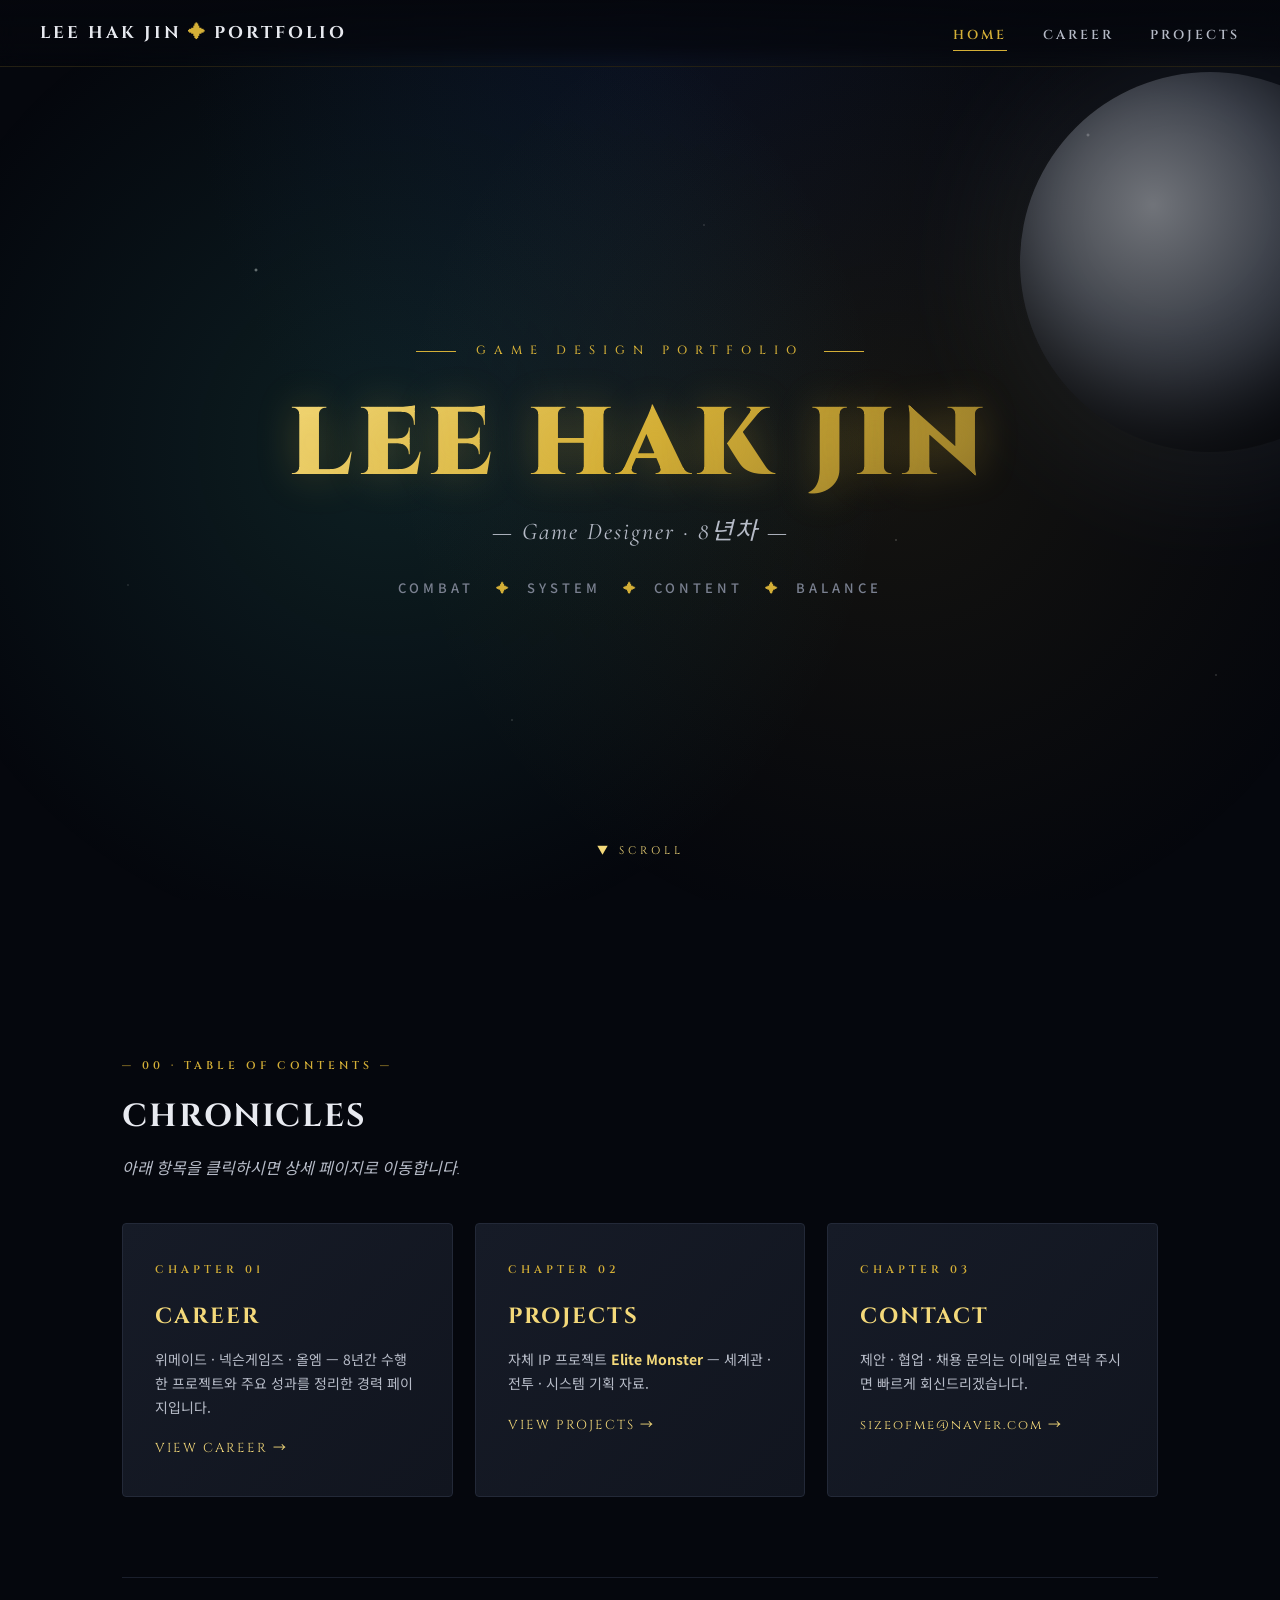
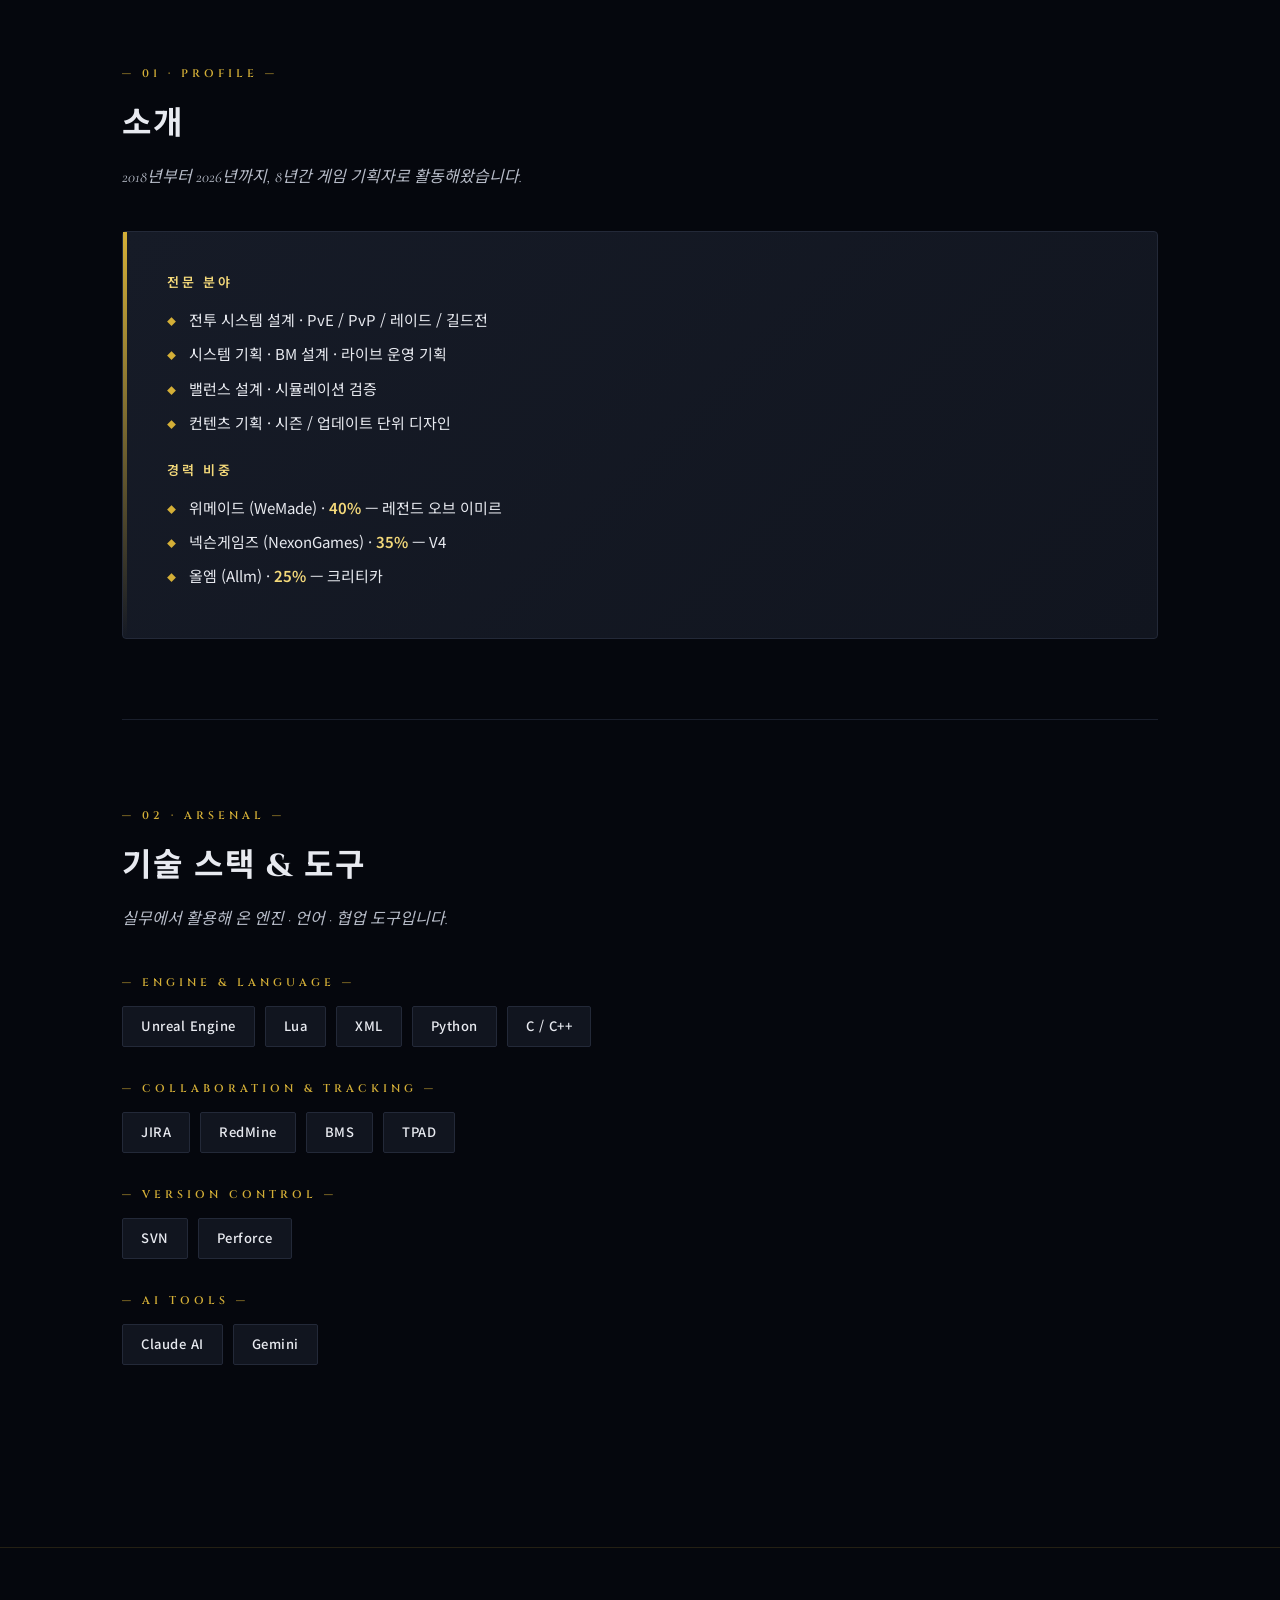
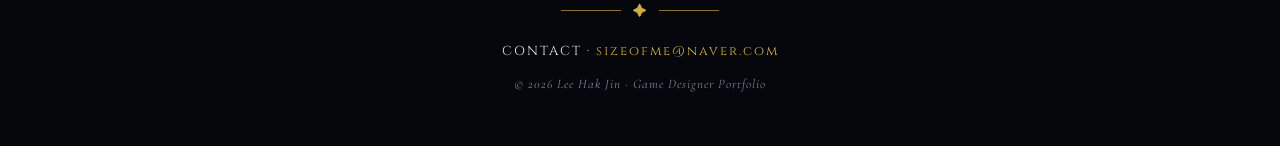
<file: index.html>
<!DOCTYPE html>
<html lang="ko">
<head>
<meta charset="UTF-8">
<meta name="viewport" content="width=device-width, initial-scale=1.0">
<title>Lee Hak Jin · Game Designer Portfolio</title>
<meta name="description" content="이학진 게임 기획자 포트폴리오 — 전투 · 시스템 · 컨텐츠 · 밸런스 설계">
<link rel="stylesheet" href="css/style.css">
</head>
<body>

<nav class="topnav">
  <div class="topnav-inner">
    <div class="brand">LEE HAK JIN<span class="accent">✦</span>PORTFOLIO</div>
    <ul class="nav-links">
      <li><a href="index.html" class="active">HOME</a></li>
      <li><a href="career.html">CAREER</a></li>
      <li><a href="projects.html">PROJECTS</a></li>
    </ul>
  </div>
</nav>

<header class="hero">
  <div class="hero-moon"></div>
  <div class="eyebrow fade-up">Game Design Portfolio</div>
  <h1 class="fade-up delay-1"><span class="name">LEE HAK JIN</span></h1>
  <p class="subtitle fade-up delay-2">— Game Designer · 8년차 —</p>
  <p class="meta fade-up delay-3">
    <span>Combat</span>
    <span>System</span>
    <span>Content</span>
    <span>Balance</span>
  </p>
  <div class="hero-scroll">▼ SCROLL</div>
</header>

<main class="container">

  <section class="section">
    <div class="section-num">— 00 · TABLE OF CONTENTS —</div>
    <h2 class="section-title">CHRONICLES</h2>
    <p class="section-sub">아래 항목을 클릭하시면 상세 페이지로 이동합니다.</p>

    <div class="toc-grid">
      <a class="toc-card" href="career.html">
        <span class="num">CHAPTER 01</span>
        <h3>CAREER</h3>
        <p>위메이드 · 넥슨게임즈 · 올엠 — 8년간 수행한 프로젝트와 주요 성과를 정리한 경력 페이지입니다.</p>
        <span class="arrow">VIEW CAREER →</span>
      </a>
      <a class="toc-card" href="projects.html">
        <span class="num">CHAPTER 02</span>
        <h3>PROJECTS</h3>
        <p>자체 IP 프로젝트 <strong style="color:var(--gold-soft);">Elite Monster</strong> — 세계관 · 전투 · 시스템 기획 자료.</p>
        <span class="arrow">VIEW PROJECTS →</span>
      </a>
      <a class="toc-card" href="mailto:sizeofme@naver.com">
        <span class="num">CHAPTER 03</span>
        <h3>CONTACT</h3>
        <p>제안 · 협업 · 채용 문의는 이메일로 연락 주시면 빠르게 회신드리겠습니다.</p>
        <span class="arrow">sizeofme@naver.com →</span>
      </a>
    </div>
  </section>

  <section class="section">
    <div class="section-num">— 01 · PROFILE —</div>
    <h2 class="section-title">소개</h2>
    <p class="section-sub">2018년부터 2026년까지, 8년간 게임 기획자로 활동해왔습니다.</p>

    <div class="profile-block">
      <h4>전문 분야</h4>
      <ul>
        <li>전투 시스템 설계 · PvE / PvP / 레이드 / 길드전</li>
        <li>시스템 기획 · BM 설계 · 라이브 운영 기획</li>
        <li>밸런스 설계 · 시뮬레이션 검증</li>
        <li>컨텐츠 기획 · 시즌 / 업데이트 단위 디자인</li>
      </ul>

      <h4>경력 비중</h4>
      <ul>
        <li>위메이드 (WeMade) · <strong>40%</strong> — 레전드 오브 이미르</li>
        <li>넥슨게임즈 (NexonGames) · <strong>35%</strong> — V4</li>
        <li>올엠 (Allm) · <strong>25%</strong> — 크리티카</li>
      </ul>
    </div>
  </section>

  <section class="section">
    <div class="section-num">— 02 · ARSENAL —</div>
    <h2 class="section-title">기술 스택 & 도구</h2>
    <p class="section-sub">실무에서 활용해 온 엔진 · 언어 · 협업 도구입니다.</p>

    <div class="skills-group">
      <div class="label">— Engine & Language —</div>
      <div class="pill-row">
        <span class="pill">Unreal Engine</span>
        <span class="pill">Lua</span>
        <span class="pill">XML</span>
        <span class="pill">Python</span>
        <span class="pill">C / C++</span>
      </div>
    </div>

    <div class="skills-group">
      <div class="label">— Collaboration & Tracking —</div>
      <div class="pill-row">
        <span class="pill">JIRA</span>
        <span class="pill">RedMine</span>
        <span class="pill">BMS</span>
        <span class="pill">TPAD</span>
      </div>
    </div>

    <div class="skills-group">
      <div class="label">— Version Control —</div>
      <div class="pill-row">
        <span class="pill">SVN</span>
        <span class="pill">Perforce</span>
      </div>
    </div>

    <div class="skills-group">
      <div class="label">— AI Tools —</div>
      <div class="pill-row">
        <span class="pill">Claude AI</span>
        <span class="pill">Gemini</span>
      </div>
    </div>
  </section>

</main>

<footer>
  <div class="ornament"><span>✦</span></div>
  <p class="contact">CONTACT · <a href="mailto:sizeofme@naver.com">sizeofme@naver.com</a></p>
  <p class="copyright">© 2026 Lee Hak Jin · Game Designer Portfolio</p>
</footer>

</body>
</html>
</file>
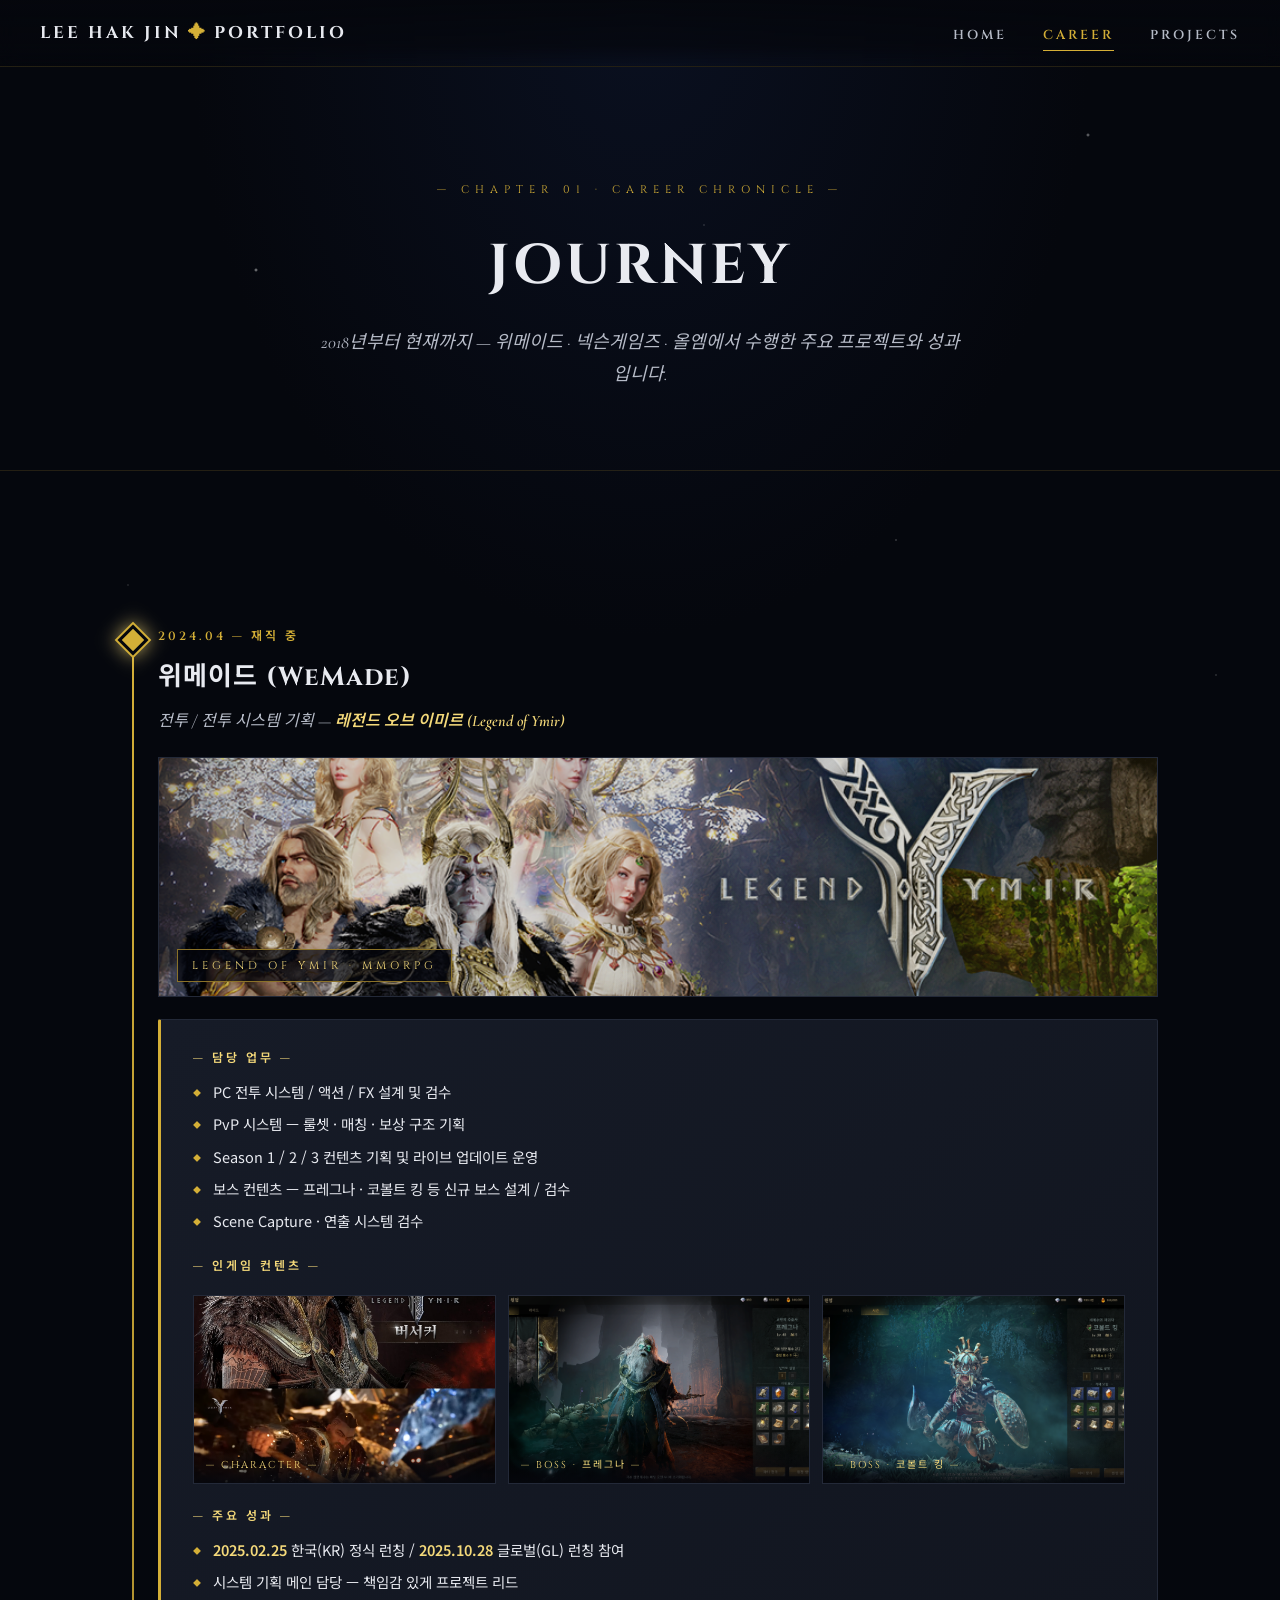
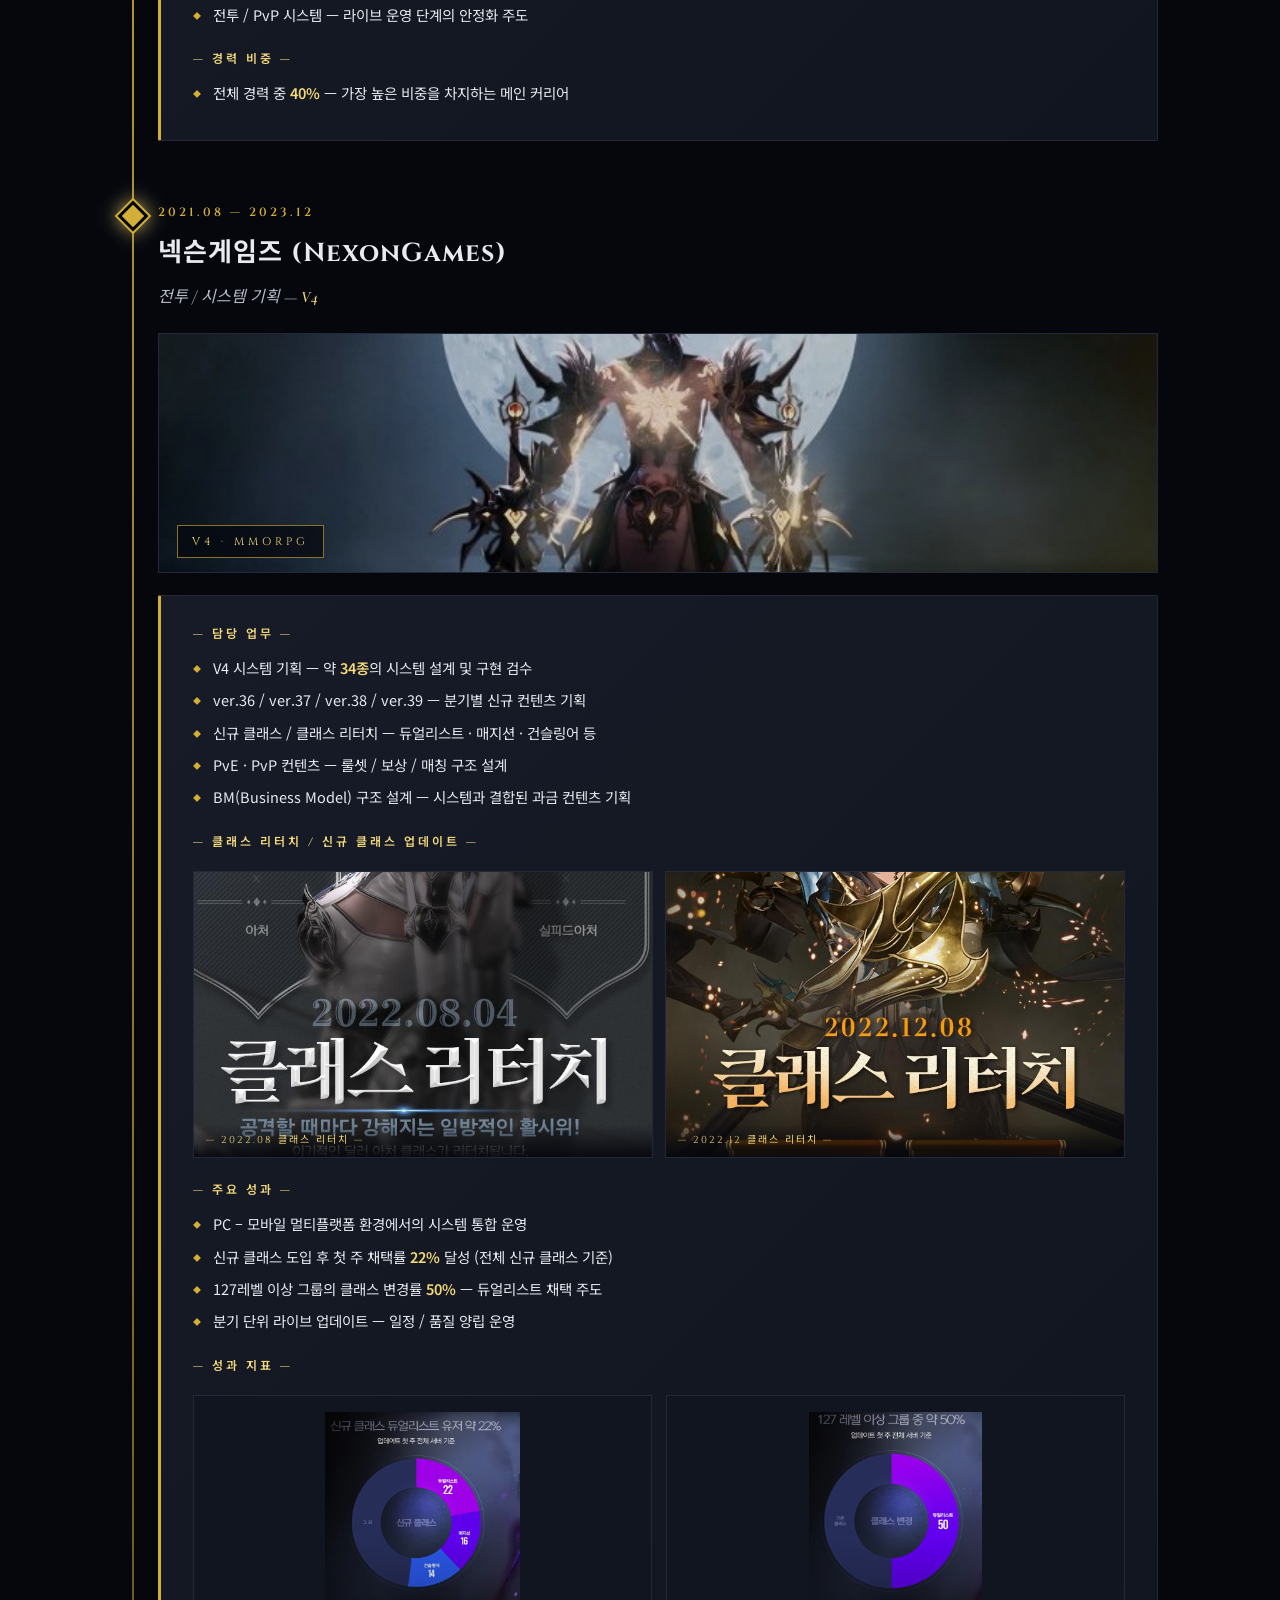
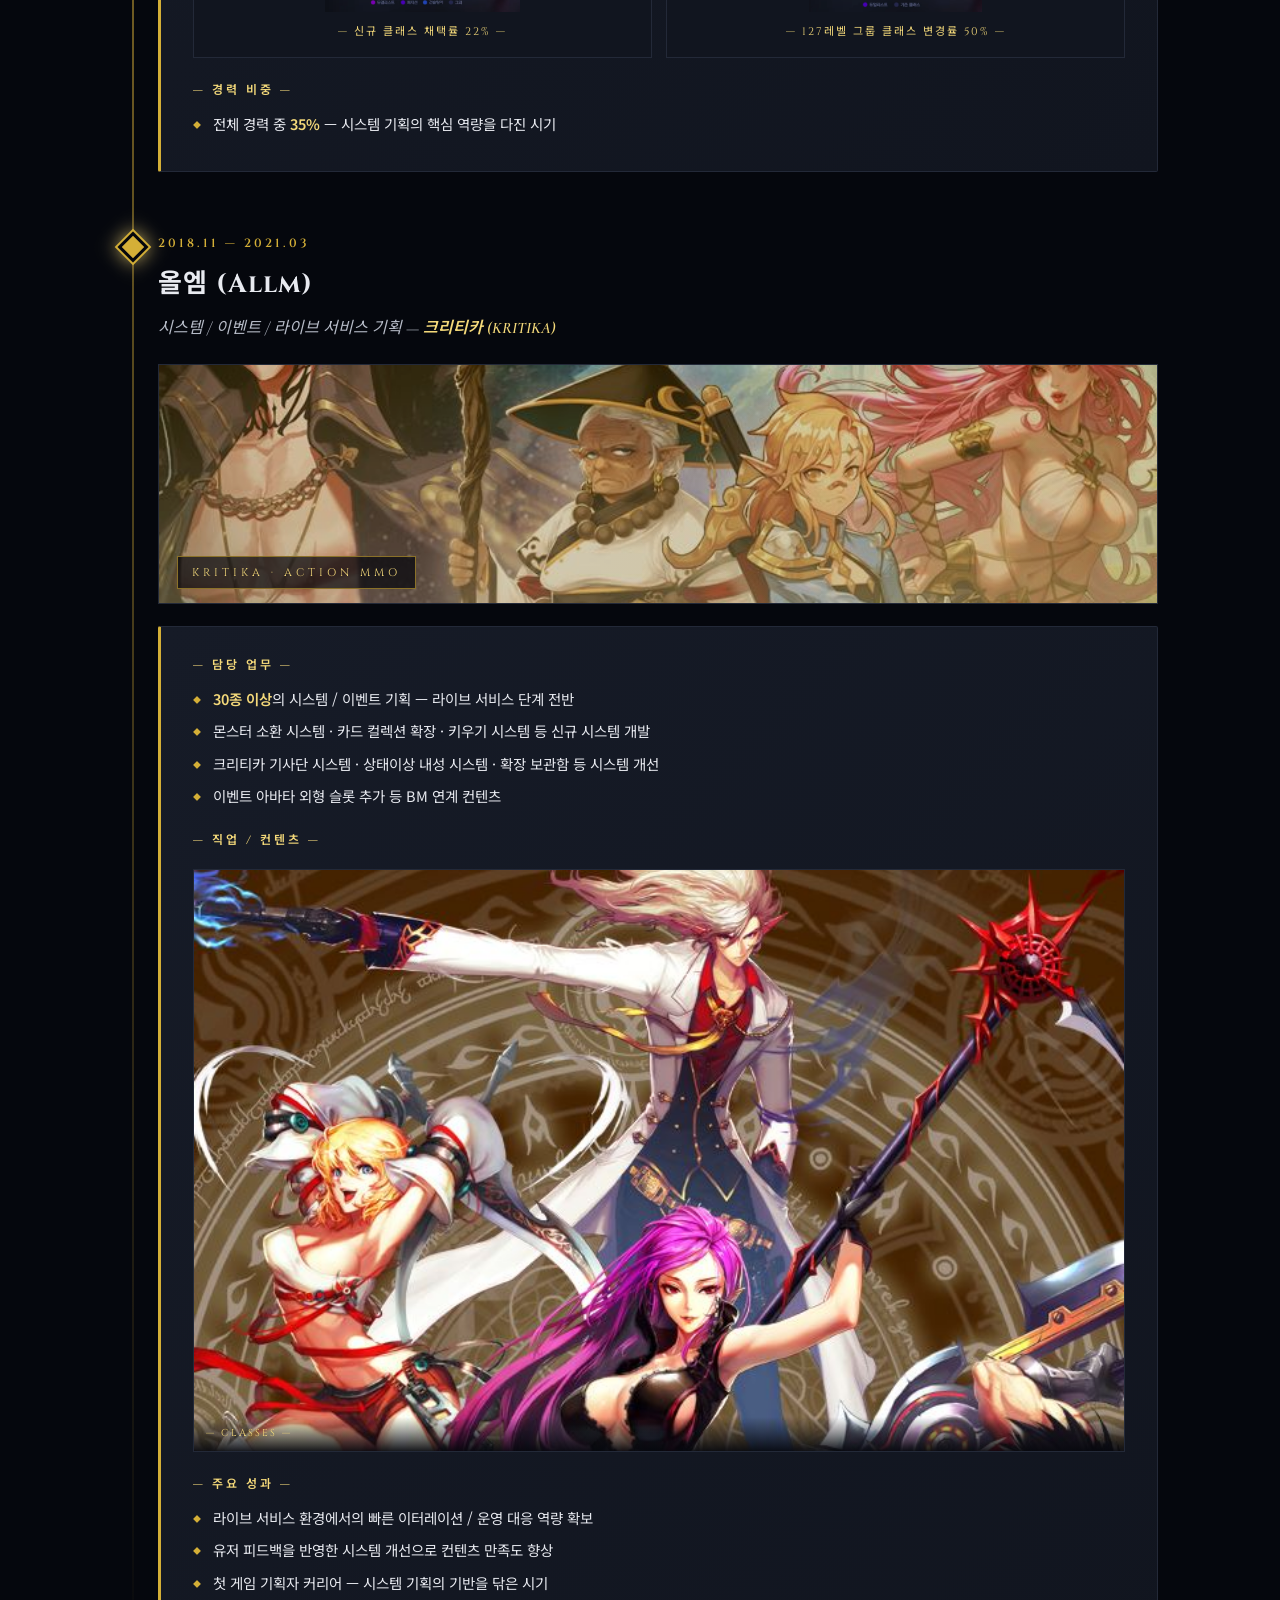
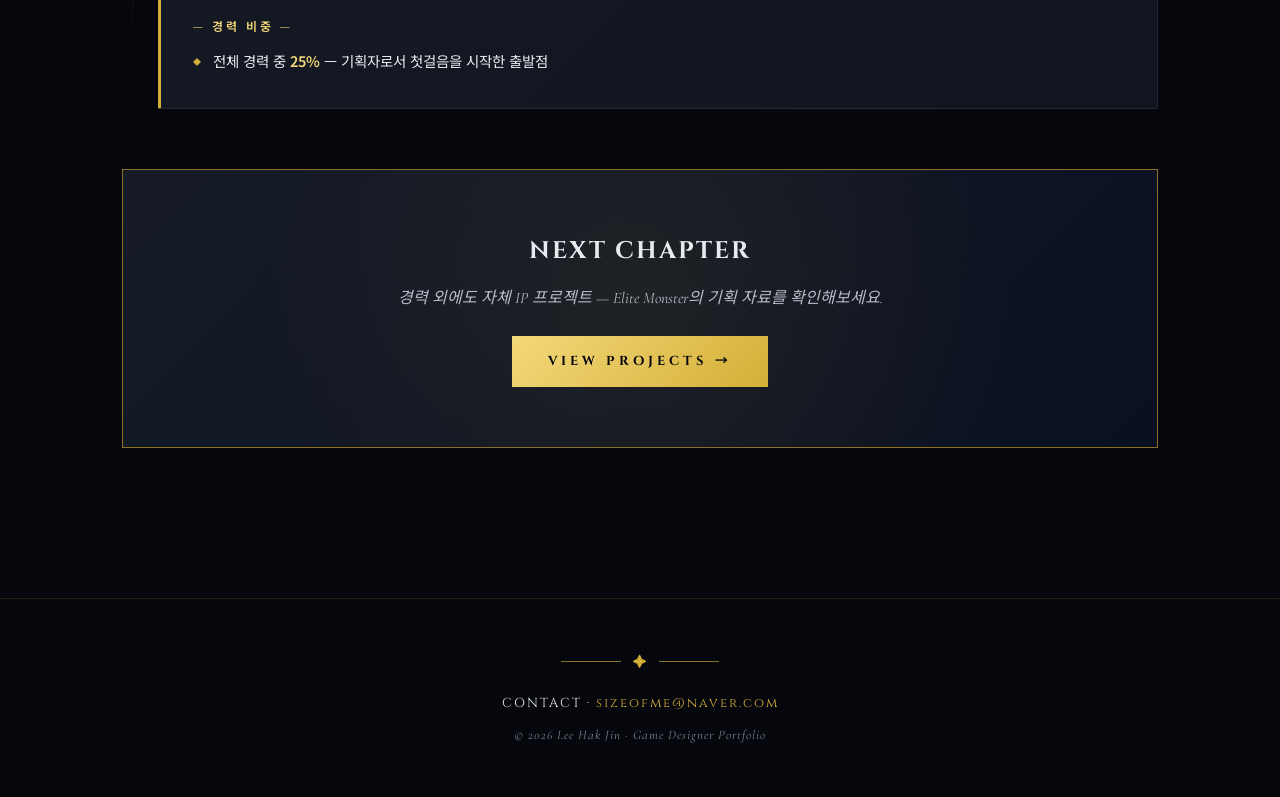
<file: career.html>
<!DOCTYPE html>
<html lang="ko">
<head>
<meta charset="UTF-8">
<meta name="viewport" content="width=device-width, initial-scale=1.0">
<title>Career · Lee Hak Jin Portfolio</title>
<meta name="description" content="위메이드 · 넥슨게임즈 · 올엠 — 게임 기획자 이학진의 경력 사항">
<link rel="stylesheet" href="css/style.css">
</head>
<body>

<nav class="topnav">
  <div class="topnav-inner">
    <div class="brand">LEE HAK JIN<span class="accent">✦</span>PORTFOLIO</div>
    <ul class="nav-links">
      <li><a href="index.html">HOME</a></li>
      <li><a href="career.html" class="active">CAREER</a></li>
      <li><a href="projects.html">PROJECTS</a></li>
    </ul>
  </div>
</nav>

<header class="page-header">
  <div class="eyebrow">— Chapter 01 · Career Chronicle —</div>
  <h1>JOURNEY</h1>
  <p class="lead">2018년부터 현재까지 — 위메이드 · 넥슨게임즈 · 올엠에서 수행한 주요 프로젝트와 성과입니다.</p>
</header>

<main class="container">

  <section class="section">

    <div class="timeline">

      <!-- ============== WeMade ============== -->
      <article class="tl-item">
        <span class="tl-period">2024.04 — 재직 중</span>
        <h3 class="tl-company">위메이드 (WeMade)</h3>
        <p class="tl-role">전투 / 전투 시스템 기획 — <strong>레전드 오브 이미르 (Legend of Ymir)</strong></p>

        <div class="tl-hero">
          <img src="img/ymir-key.png" alt="Legend of Ymir — Key Art">
          <span class="game-tag">Legend of Ymir · MMORPG</span>
        </div>

        <div class="tl-body">
          <h4>— 담당 업무 —</h4>
          <ul>
            <li>PC 전투 시스템 / 액션 / FX 설계 및 검수</li>
            <li>PvP 시스템 — 룰셋 · 매칭 · 보상 구조 기획</li>
            <li>Season 1 / 2 / 3 컨텐츠 기획 및 라이브 업데이트 운영</li>
            <li>보스 컨텐츠 — 프레그나 · 코볼트 킹 등 신규 보스 설계 / 검수</li>
            <li>Scene Capture · 연출 시스템 검수</li>
          </ul>

          <h4>— 인게임 컨텐츠 —</h4>
          <div class="tl-gallery">
            <div class="thumb">
              <img src="img/ymir-warrior.png" alt="Legend of Ymir — Character">
              <div class="cap">— Character —</div>
            </div>
            <div class="thumb">
              <img src="img/ymir-boss1.png" alt="Boss · 프레그나">
              <div class="cap">— Boss · 프레그나 —</div>
            </div>
            <div class="thumb">
              <img src="img/ymir-boss2.png" alt="Boss · 코볼트 킹">
              <div class="cap">— Boss · 코볼트 킹 —</div>
            </div>
          </div>

          <h4>— 주요 성과 —</h4>
          <ul>
            <li><strong>2025.02.25</strong> 한국(KR) 정식 런칭 / <strong>2025.10.28</strong> 글로벌(GL) 런칭 참여</li>
            <li>시스템 기획 메인 담당 — 책임감 있게 프로젝트 리드</li>
            <li>전투 / PvP 시스템 — 라이브 운영 단계의 안정화 주도</li>
          </ul>

          <h4>— 경력 비중 —</h4>
          <ul>
            <li>전체 경력 중 <strong>40%</strong> — 가장 높은 비중을 차지하는 메인 커리어</li>
          </ul>
        </div>
      </article>

      <!-- ============== NexonGames ============== -->
      <article class="tl-item">
        <span class="tl-period">2021.08 — 2023.12</span>
        <h3 class="tl-company">넥슨게임즈 (NexonGames)</h3>
        <p class="tl-role">전투 / 시스템 기획 — <strong>V4</strong></p>

        <div class="tl-hero">
          <img src="img/v4-cinema.jpg" alt="V4 — Cinematic">
          <span class="game-tag">V4 · MMORPG</span>
        </div>

        <div class="tl-body">
          <h4>— 담당 업무 —</h4>
          <ul>
            <li>V4 시스템 기획 — 약 <strong>34종</strong>의 시스템 설계 및 구현 검수</li>
            <li>ver.36 / ver.37 / ver.38 / ver.39 — 분기별 신규 컨텐츠 기획</li>
            <li>신규 클래스 / 클래스 리터치 — 듀얼리스트 · 매지션 · 건슬링어 등</li>
            <li>PvE · PvP 컨텐츠 — 룰셋 / 보상 / 매칭 구조 설계</li>
            <li>BM(Business Model) 구조 설계 — 시스템과 결합된 과금 컨텐츠 기획</li>
          </ul>

          <h4>— 클래스 리터치 / 신규 클래스 업데이트 —</h4>
          <div class="tl-gallery">
            <div class="thumb">
              <img src="img/v4-class1.png" alt="V4 클래스 리터치 2022.08">
              <div class="cap">— 2022.08 클래스 리터치 —</div>
            </div>
            <div class="thumb">
              <img src="img/v4-class2.png" alt="V4 클래스 리터치 2022.12">
              <div class="cap">— 2022.12 클래스 리터치 —</div>
            </div>
          </div>

          <h4>— 주요 성과 —</h4>
          <ul>
            <li>PC – 모바일 멀티플랫폼 환경에서의 시스템 통합 운영</li>
            <li>신규 클래스 도입 후 첫 주 채택률 <strong>22%</strong> 달성 (전체 신규 클래스 기준)</li>
            <li>127레벨 이상 그룹의 클래스 변경률 <strong>50%</strong> — 듀얼리스트 채택 주도</li>
            <li>분기 단위 라이브 업데이트 — 일정 / 품질 양립 운영</li>
          </ul>

          <h4>— 성과 지표 —</h4>
          <div class="metric-row">
            <div class="metric-card">
              <img src="img/v4-chart1.png" alt="신규 클래스 듀얼리스트 첫 주 채택률 22%">
              <div class="cap">— 신규 클래스 채택률 22% —</div>
            </div>
            <div class="metric-card">
              <img src="img/v4-chart2.png" alt="127레벨 이상 그룹 중 약 50% 클래스 변경">
              <div class="cap">— 127레벨 그룹 클래스 변경률 50% —</div>
            </div>
          </div>

          <h4>— 경력 비중 —</h4>
          <ul>
            <li>전체 경력 중 <strong>35%</strong> — 시스템 기획의 핵심 역량을 다진 시기</li>
          </ul>
        </div>
      </article>

      <!-- ============== Allm ============== -->
      <article class="tl-item">
        <span class="tl-period">2018.11 — 2021.03</span>
        <h3 class="tl-company">올엠 (Allm)</h3>
        <p class="tl-role">시스템 / 이벤트 / 라이브 서비스 기획 — <strong>크리티카 (KRITIKA)</strong></p>

        <div class="tl-hero">
          <img src="img/kritika-key.jpg" alt="크리티카 — Key Art">
          <span class="game-tag">KRITIKA · Action MMO</span>
        </div>

        <div class="tl-body">
          <h4>— 담당 업무 —</h4>
          <ul>
            <li><strong>30종 이상</strong>의 시스템 / 이벤트 기획 — 라이브 서비스 단계 전반</li>
            <li>몬스터 소환 시스템 · 카드 컬렉션 확장 · 키우기 시스템 등 신규 시스템 개발</li>
            <li>크리티카 기사단 시스템 · 상태이상 내성 시스템 · 확장 보관함 등 시스템 개선</li>
            <li>이벤트 아바타 외형 슬롯 추가 등 BM 연계 컨텐츠</li>
          </ul>

          <h4>— 직업 / 컨텐츠 —</h4>
          <div class="tl-gallery">
            <div class="thumb">
              <img src="img/kritika-classes.jpg" alt="크리티카 직업 일러스트">
              <div class="cap">— Classes —</div>
            </div>
          </div>

          <h4>— 주요 성과 —</h4>
          <ul>
            <li>라이브 서비스 환경에서의 빠른 이터레이션 / 운영 대응 역량 확보</li>
            <li>유저 피드백을 반영한 시스템 개선으로 컨텐츠 만족도 향상</li>
            <li>첫 게임 기획자 커리어 — 시스템 기획의 기반을 닦은 시기</li>
          </ul>

          <h4>— 경력 비중 —</h4>
          <ul>
            <li>전체 경력 중 <strong>25%</strong> — 기획자로서 첫걸음을 시작한 출발점</li>
          </ul>
        </div>
      </article>

    </div>

    <!-- CTA -->
    <div class="cta">
      <h3>NEXT CHAPTER</h3>
      <p>경력 외에도 자체 IP 프로젝트 — Elite Monster의 기획 자료를 확인해보세요.</p>
      <a class="btn" href="projects.html">VIEW PROJECTS →</a>
    </div>

  </section>

</main>

<footer>
  <div class="ornament"><span>✦</span></div>
  <p class="contact">CONTACT · <a href="mailto:sizeofme@naver.com">sizeofme@naver.com</a></p>
  <p class="copyright">© 2026 Lee Hak Jin · Game Designer Portfolio</p>
</footer>

</body>
</html>
</file>
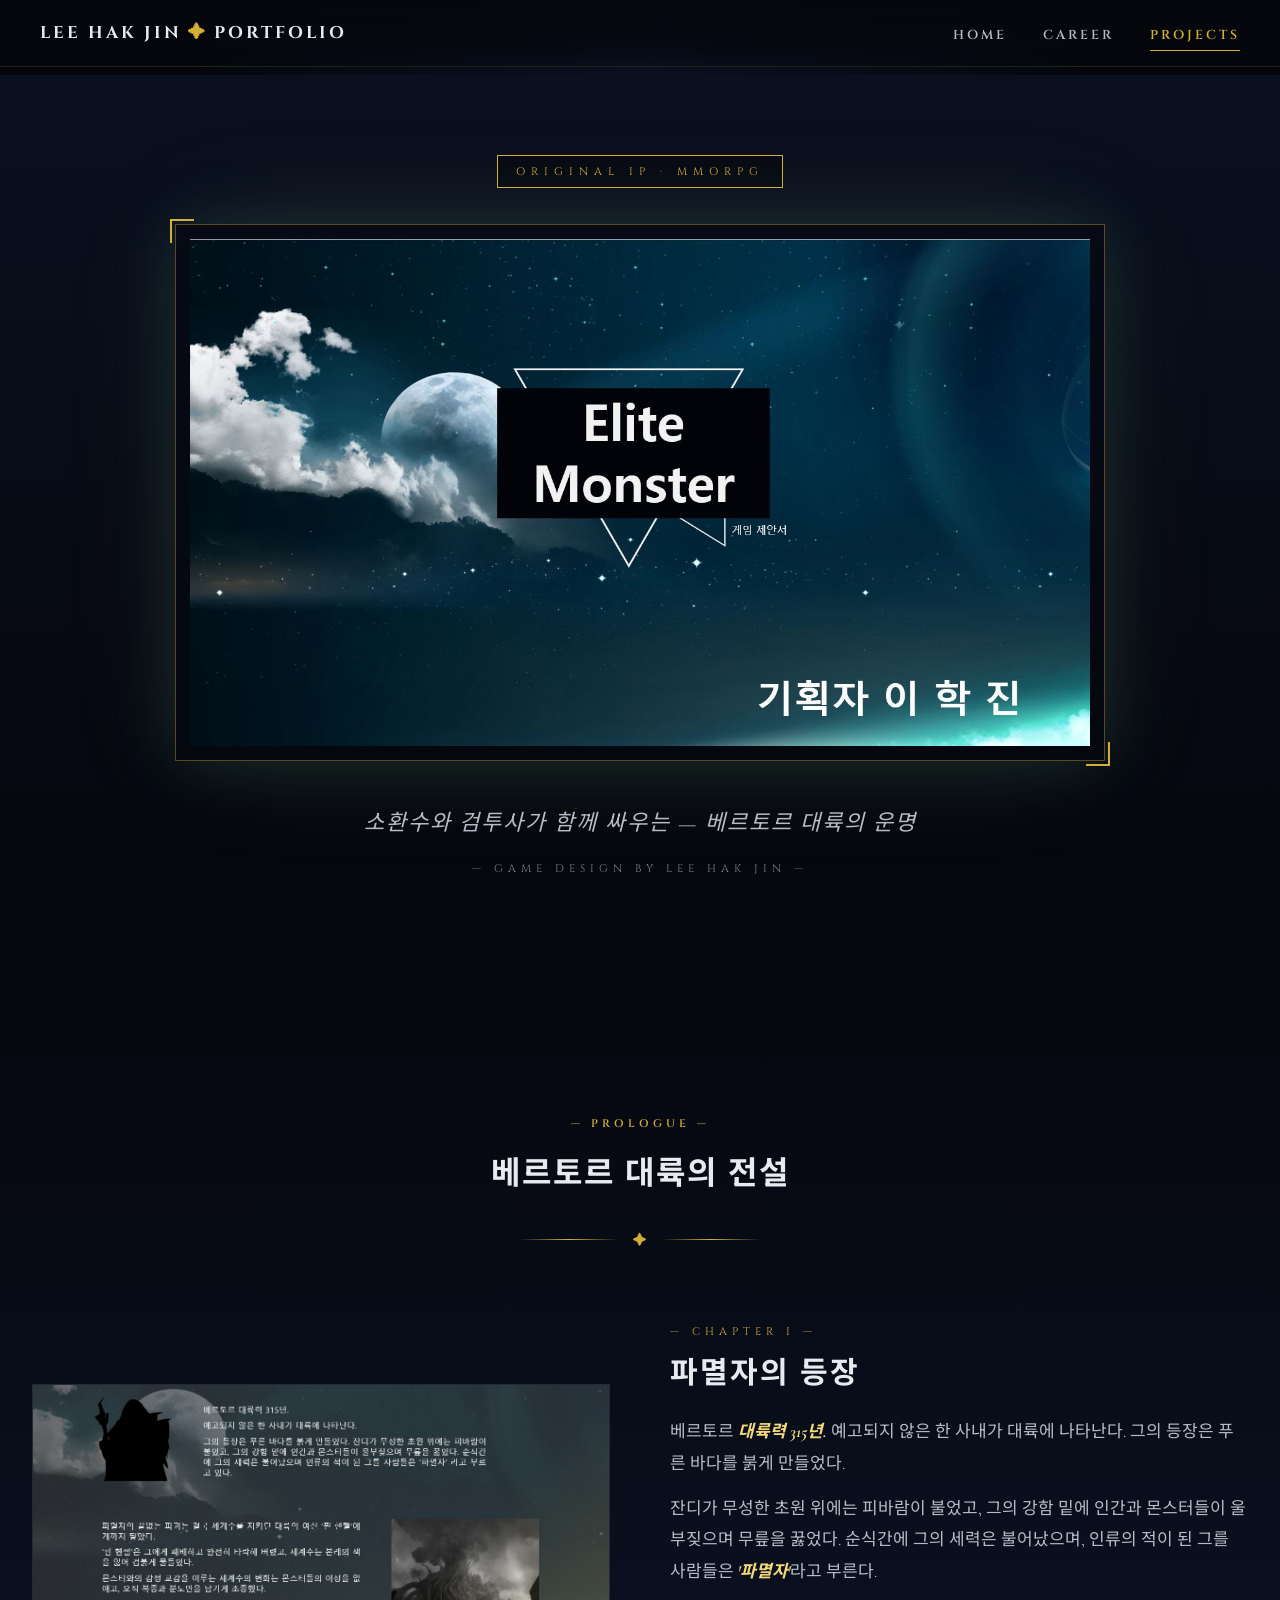
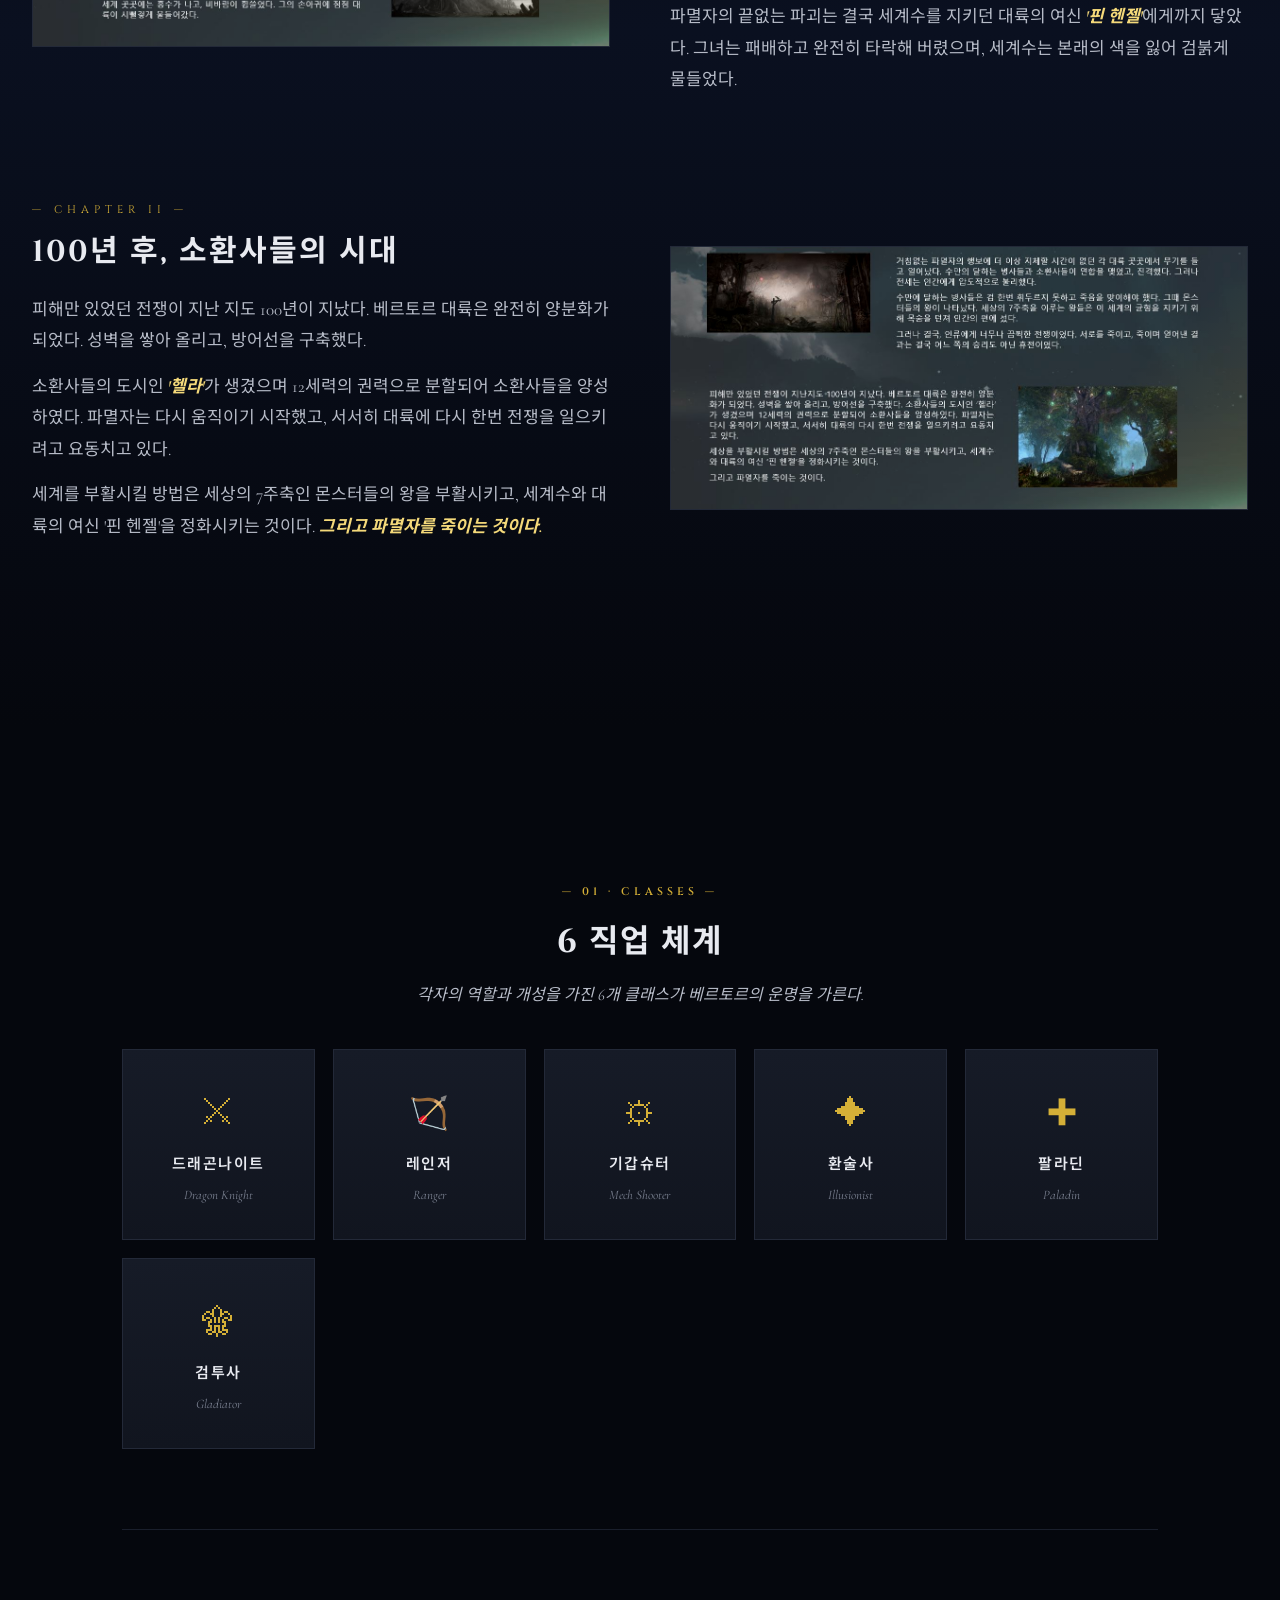
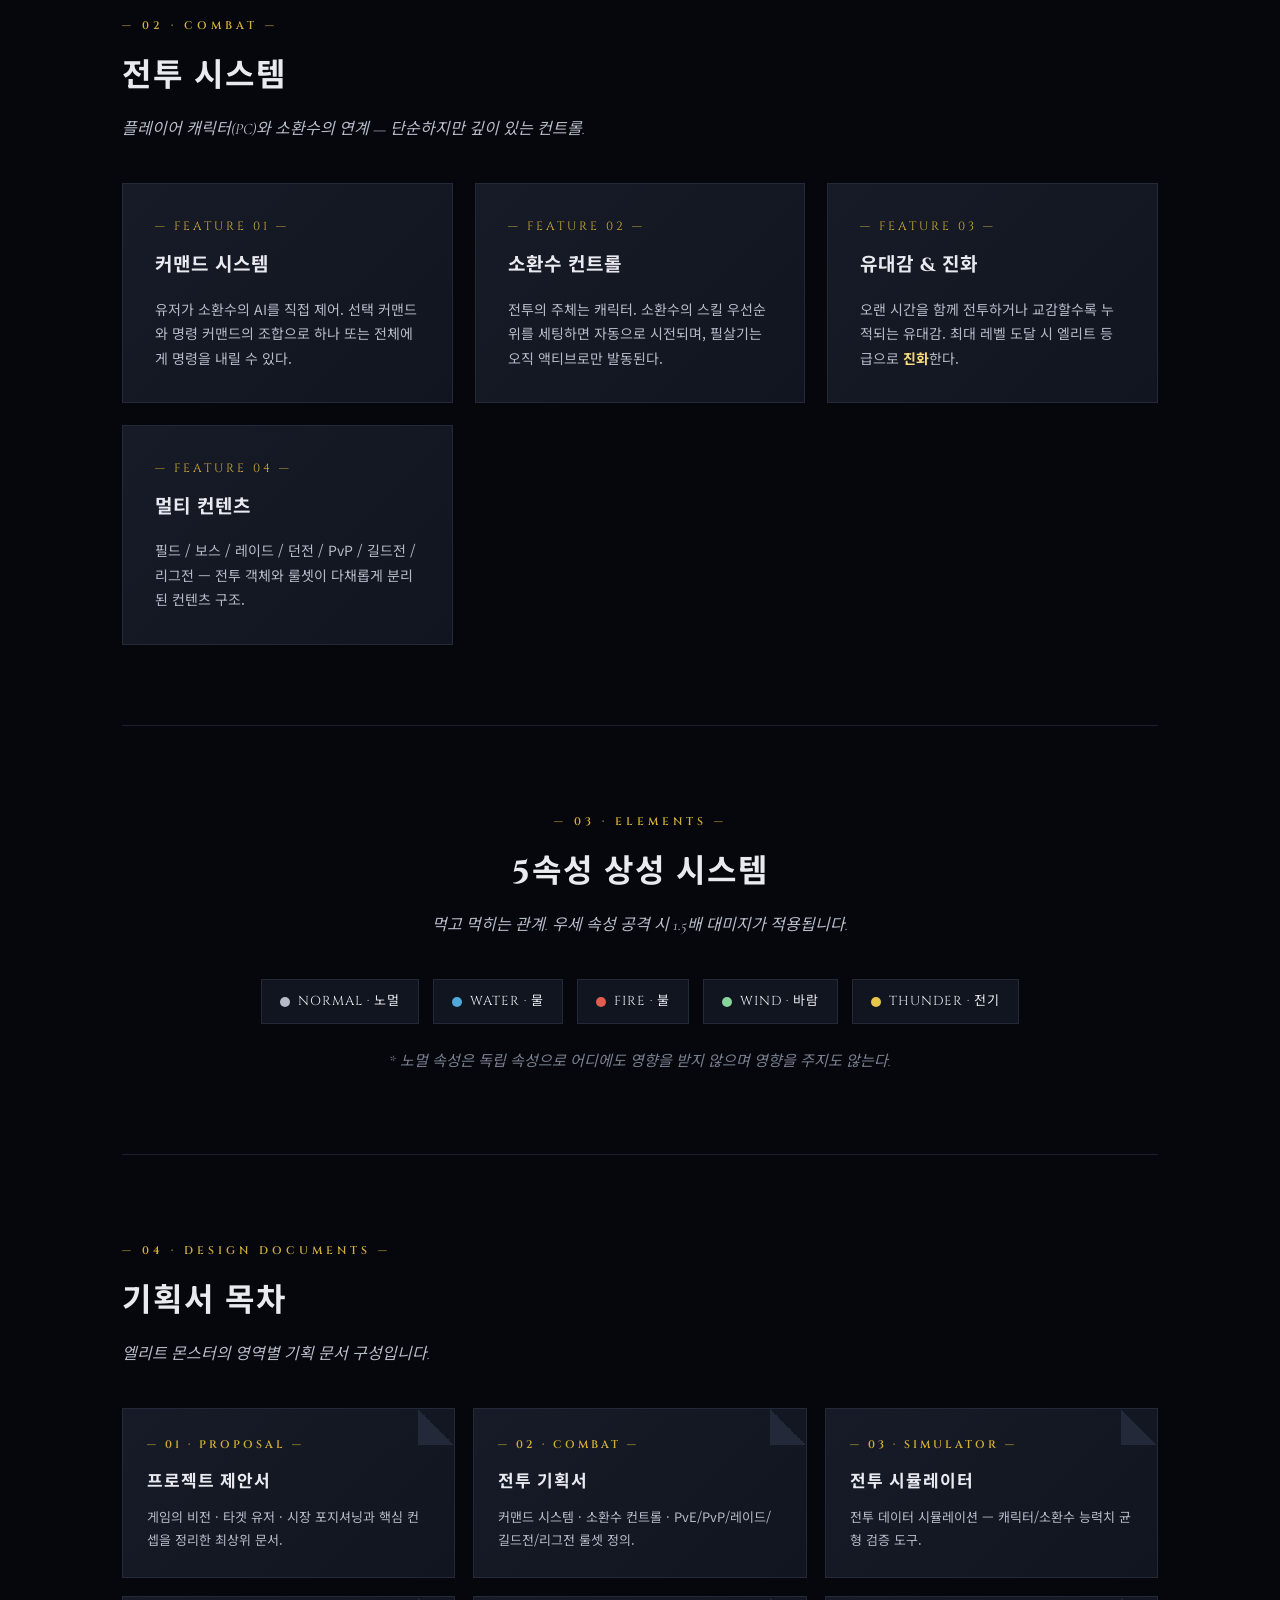
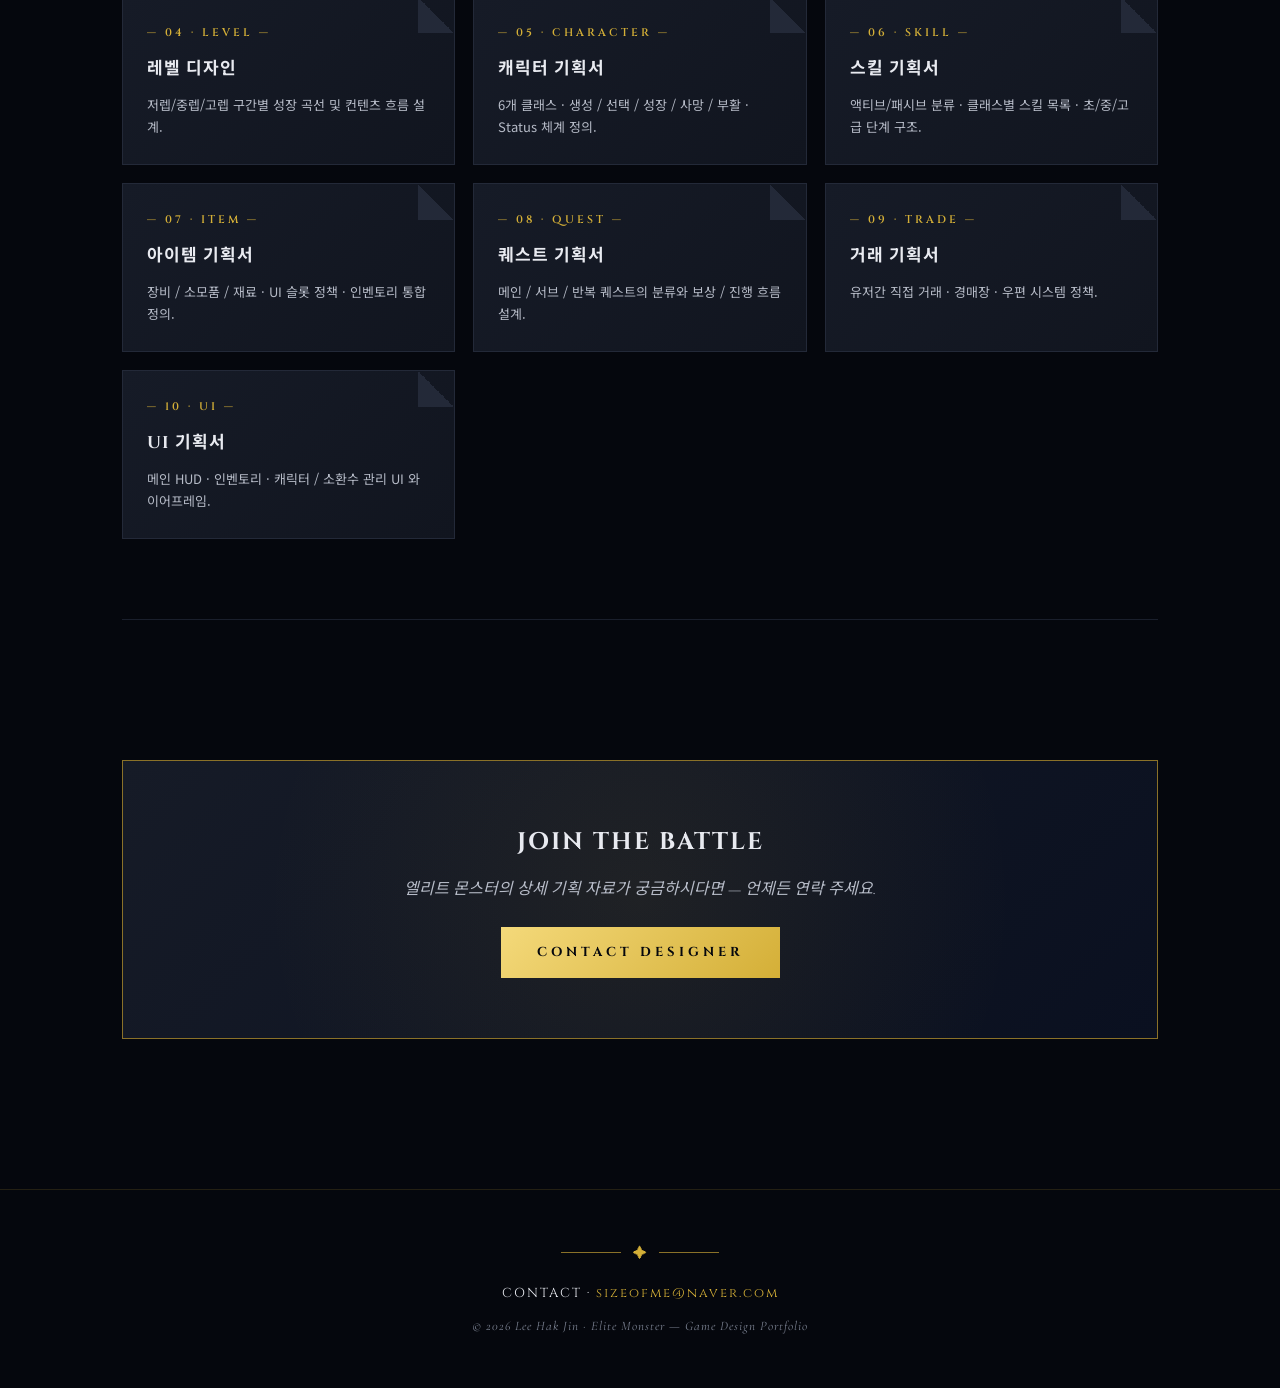
<file: projects.html>
<!DOCTYPE html>
<html lang="ko">
<head>
<meta charset="UTF-8">
<meta name="viewport" content="width=device-width, initial-scale=1.0">
<title>Elite Monster · Projects | Lee Hak Jin Portfolio</title>
<meta name="description" content="개인 작업물 — 엘리트 몬스터 (Elite Monster) 게임 기획">
<link rel="stylesheet" href="css/style.css">
</head>
<body>

<nav class="topnav">
  <div class="topnav-inner">
    <div class="brand">LEE HAK JIN<span class="accent">✦</span>PORTFOLIO</div>
    <ul class="nav-links">
      <li><a href="index.html">HOME</a></li>
      <li><a href="career.html">CAREER</a></li>
      <li><a href="projects.html" class="active">PROJECTS</a></li>
    </ul>
  </div>
</nav>

<!-- ========================================
     GAME HERO (Title art card, no overlay)
======================================== -->
<section class="game-hero">
  <div class="game-hero-content">
    <span class="badge fade-up">Original IP · MMORPG</span>
    <div class="title-frame fade-up delay-1">
      <img src="img/title.jpg" alt="Elite Monster — Game Proposal Cover">
    </div>
    <p class="tagline fade-up delay-2">소환수와 검투사가 함께 싸우는 — 베르토르 대륙의 운명</p>
    <p class="credit fade-up delay-2">— GAME DESIGN BY LEE HAK JIN —</p>
  </div>
</section>

<!-- ========================================
     LORE - Worldview
======================================== -->
<section class="lore-section">
  <div class="container-wide">

    <div style="text-align:center; margin-bottom: 70px;">
      <div class="section-num">— PROLOGUE —</div>
      <h2 class="section-title">베르토르 대륙의 전설</h2>
      <div class="divider"><span>✦</span></div>
    </div>

    <div class="lore-row">
      <div class="lore-img">
        <img src="img/lore1.jpg" alt="베르토르 대륙 — 파멸자의 등장">
      </div>
      <div class="lore-text">
        <div class="chapter">— Chapter I —</div>
        <h3>파멸자의 등장</h3>
        <p>베르토르 <strong>대륙력 315년.</strong> 예고되지 않은 한 사내가 대륙에 나타난다. 그의 등장은 푸른 바다를 붉게 만들었다.</p>
        <p>잔디가 무성한 초원 위에는 피바람이 불었고, 그의 강함 밑에 인간과 몬스터들이 울부짖으며 무릎을 꿇었다. 순식간에 그의 세력은 불어났으며, 인류의 적이 된 그를 사람들은 <strong>'파멸자'</strong>라고 부른다.</p>
        <p>파멸자의 끝없는 파괴는 결국 세계수를 지키던 대륙의 여신 <strong>'핀 헨젤'</strong>에게까지 닿았다. 그녀는 패배하고 완전히 타락해 버렸으며, 세계수는 본래의 색을 잃어 검붉게 물들었다.</p>
      </div>
    </div>

    <div class="lore-row reverse">
      <div class="lore-img">
        <img src="img/lore2.jpg" alt="베르토르 대륙 — 100년 후">
      </div>
      <div class="lore-text">
        <div class="chapter">— Chapter II —</div>
        <h3>100년 후, 소환사들의 시대</h3>
        <p>피해만 있었던 전쟁이 지난 지도 100년이 지났다. 베르토르 대륙은 완전히 양분화가 되었다. 성벽을 쌓아 올리고, 방어선을 구축했다.</p>
        <p>소환사들의 도시인 <strong>'헬라'</strong>가 생겼으며 12세력의 권력으로 분할되어 소환사들을 양성하였다. 파멸자는 다시 움직이기 시작했고, 서서히 대륙에 다시 한번 전쟁을 일으키려고 요동치고 있다.</p>
        <p>세계를 부활시킬 방법은 세상의 7주축인 몬스터들의 왕을 부활시키고, 세계수와 대륙의 여신 '핀 헨젤'을 정화시키는 것이다. <strong>그리고 파멸자를 죽이는 것이다.</strong></p>
      </div>
    </div>

  </div>
</section>

<!-- ========================================
     CLASSES
======================================== -->
<div class="container">

  <section class="section" style="text-align:center;">
    <div class="section-num">— 01 · CLASSES —</div>
    <h2 class="section-title">6 직업 체계</h2>
    <p class="section-sub">각자의 역할과 개성을 가진 6개 클래스가 베르토르의 운명을 가른다.</p>

    <div class="class-grid">
      <div class="class-card">
        <div class="icon">⚔</div>
        <h4>드래곤나이트</h4>
        <p class="role">Dragon Knight</p>
      </div>
      <div class="class-card">
        <div class="icon">🏹</div>
        <h4>레인저</h4>
        <p class="role">Ranger</p>
      </div>
      <div class="class-card">
        <div class="icon">⚙</div>
        <h4>기갑슈터</h4>
        <p class="role">Mech Shooter</p>
      </div>
      <div class="class-card">
        <div class="icon">✦</div>
        <h4>환술사</h4>
        <p class="role">Illusionist</p>
      </div>
      <div class="class-card">
        <div class="icon">✚</div>
        <h4>팔라딘</h4>
        <p class="role">Paladin</p>
      </div>
      <div class="class-card">
        <div class="icon">⚜</div>
        <h4>검투사</h4>
        <p class="role">Gladiator</p>
      </div>
    </div>
  </section>

  <!-- ========================================
       BATTLE SYSTEM
  ======================================== -->
  <section class="section">
    <div class="section-num">— 02 · COMBAT —</div>
    <h2 class="section-title">전투 시스템</h2>
    <p class="section-sub">플레이어 캐릭터(PC)와 소환수의 연계 — 단순하지만 깊이 있는 컨트롤.</p>

    <div class="feature-grid">
      <div class="feature-card">
        <div class="ico">— Feature 01 —</div>
        <h4>커맨드 시스템</h4>
        <p>유저가 소환수의 AI를 직접 제어. 선택 커맨드와 명령 커맨드의 조합으로 하나 또는 전체에게 명령을 내릴 수 있다.</p>
      </div>
      <div class="feature-card">
        <div class="ico">— Feature 02 —</div>
        <h4>소환수 컨트롤</h4>
        <p>전투의 주체는 캐릭터. 소환수의 스킬 우선순위를 세팅하면 자동으로 시전되며, 필살기는 오직 액티브로만 발동된다.</p>
      </div>
      <div class="feature-card">
        <div class="ico">— Feature 03 —</div>
        <h4>유대감 & 진화</h4>
        <p>오랜 시간을 함께 전투하거나 교감할수록 누적되는 유대감. 최대 레벨 도달 시 엘리트 등급으로 <strong style="color:var(--gold-soft);">진화</strong>한다.</p>
      </div>
      <div class="feature-card">
        <div class="ico">— Feature 04 —</div>
        <h4>멀티 컨텐츠</h4>
        <p>필드 / 보스 / 레이드 / 던전 / PvP / 길드전 / 리그전 — 전투 객체와 룰셋이 다채롭게 분리된 컨텐츠 구조.</p>
      </div>
    </div>
  </section>

  <!-- ========================================
       ELEMENTS
  ======================================== -->
  <section class="section" style="text-align:center;">
    <div class="section-num">— 03 · ELEMENTS —</div>
    <h2 class="section-title">5속성 상성 시스템</h2>
    <p class="section-sub">먹고 먹히는 관계. 우세 속성 공격 시 1.5배 대미지가 적용됩니다.</p>

    <div class="element-cycle">
      <div class="element normal"><span class="dot"></span> NORMAL · 노멀</div>
      <div class="element water"><span class="dot"></span> WATER · 물</div>
      <div class="element fire"><span class="dot"></span> FIRE · 불</div>
      <div class="element wind"><span class="dot"></span> WIND · 바람</div>
      <div class="element thunder"><span class="dot"></span> THUNDER · 전기</div>
    </div>
    <p style="margin-top:24px; color:var(--text-dim); font-family:var(--font-serif); font-style:italic; font-size:15px;">
      * 노멀 속성은 독립 속성으로 어디에도 영향을 받지 않으며 영향을 주지도 않는다.
    </p>
  </section>

  <!-- ========================================
       DESIGN DOCUMENTS
  ======================================== -->
  <section class="section">
    <div class="section-num">— 04 · DESIGN DOCUMENTS —</div>
    <h2 class="section-title">기획서 목차</h2>
    <p class="section-sub">엘리트 몬스터의 영역별 기획 문서 구성입니다.</p>

    <div class="doc-grid">
      <div class="doc-card">
        <div class="doc-num">— 01 · PROPOSAL —</div>
        <h3>프로젝트 제안서</h3>
        <p>게임의 비전 · 타겟 유저 · 시장 포지셔닝과 핵심 컨셉을 정리한 최상위 문서.</p>
      </div>
      <div class="doc-card">
        <div class="doc-num">— 02 · COMBAT —</div>
        <h3>전투 기획서</h3>
        <p>커맨드 시스템 · 소환수 컨트롤 · PvE/PvP/레이드/길드전/리그전 룰셋 정의.</p>
      </div>
      <div class="doc-card">
        <div class="doc-num">— 03 · SIMULATOR —</div>
        <h3>전투 시뮬레이터</h3>
        <p>전투 데이터 시뮬레이션 — 캐릭터/소환수 능력치 균형 검증 도구.</p>
      </div>
      <div class="doc-card">
        <div class="doc-num">— 04 · LEVEL —</div>
        <h3>레벨 디자인</h3>
        <p>저렙/중렙/고렙 구간별 성장 곡선 및 컨텐츠 흐름 설계.</p>
      </div>
      <div class="doc-card">
        <div class="doc-num">— 05 · CHARACTER —</div>
        <h3>캐릭터 기획서</h3>
        <p>6개 클래스 · 생성 / 선택 / 성장 / 사망 / 부활 · Status 체계 정의.</p>
      </div>
      <div class="doc-card">
        <div class="doc-num">— 06 · SKILL —</div>
        <h3>스킬 기획서</h3>
        <p>액티브/패시브 분류 · 클래스별 스킬 목록 · 초/중/고급 단계 구조.</p>
      </div>
      <div class="doc-card">
        <div class="doc-num">— 07 · ITEM —</div>
        <h3>아이템 기획서</h3>
        <p>장비 / 소모품 / 재료 · UI 슬롯 정책 · 인벤토리 통합 정의.</p>
      </div>
      <div class="doc-card">
        <div class="doc-num">— 08 · QUEST —</div>
        <h3>퀘스트 기획서</h3>
        <p>메인 / 서브 / 반복 퀘스트의 분류와 보상 / 진행 흐름 설계.</p>
      </div>
      <div class="doc-card">
        <div class="doc-num">— 09 · TRADE —</div>
        <h3>거래 기획서</h3>
        <p>유저간 직접 거래 · 경매장 · 우편 시스템 정책.</p>
      </div>
      <div class="doc-card">
        <div class="doc-num">— 10 · UI —</div>
        <h3>UI 기획서</h3>
        <p>메인 HUD · 인벤토리 · 캐릭터 / 소환수 관리 UI 와이어프레임.</p>
      </div>
    </div>
  </section>

  <!-- CTA -->
  <section class="section">
    <div class="cta">
      <h3>JOIN THE BATTLE</h3>
      <p>엘리트 몬스터의 상세 기획 자료가 궁금하시다면 — 언제든 연락 주세요.</p>
      <a class="btn" href="mailto:sizeofme@naver.com">CONTACT DESIGNER</a>
    </div>
  </section>

</div>

<footer>
  <div class="ornament"><span>✦</span></div>
  <p class="contact">CONTACT · <a href="mailto:sizeofme@naver.com">sizeofme@naver.com</a></p>
  <p class="copyright">© 2026 Lee Hak Jin · Elite Monster — Game Design Portfolio</p>
</footer>

</body>
</html>
</file>
<file: css/style.css>
/* ============================================
   ELITE MONSTER · LEE HAK JIN PORTFOLIO
   Dark Fantasy MMORPG Theme
============================================ */

@import url('https://fonts.googleapis.com/css2?family=Cinzel:wght@400;600;700;900&family=Cormorant+Garamond:wght@300;500;700&family=Noto+Sans+KR:wght@300;400;500;700;900&display=swap');

:root {
  --bg-deep:   #05070d;
  --bg:        #0a0d16;
  --bg-elev:   #11151f;
  --bg-card:   #161b27;
  --bg-card-hover: #1c2230;
  --line:      #232938;
  --line-soft: #1a1f2c;
  --text:      #e8eaf0;
  --text-mid:  #b6bbc7;
  --text-dim:  #7a8090;
  --gold:      #d4af37;
  --gold-soft: #f4d97a;
  --gold-dim:  #8a7128;
  --teal:      #4fd1c5;
  --crimson:   #c14a4a;
  --link:      #8ab4ff;

  --font-display: 'Cinzel', 'Noto Sans KR', serif;
  --font-serif:   'Cormorant Garamond', 'Noto Sans KR', serif;
  --font-body:    'Noto Sans KR', -apple-system, 'Segoe UI', sans-serif;
}

* { box-sizing: border-box; margin: 0; padding: 0; }

html { scroll-behavior: smooth; }

body {
  font-family: var(--font-body);
  background: var(--bg-deep);
  color: var(--text);
  line-height: 1.75;
  font-size: 15px;
  font-weight: 400;
  -webkit-font-smoothing: antialiased;
  overflow-x: hidden;
}

a { color: var(--gold-soft); text-decoration: none; transition: color .2s; }
a:hover { color: var(--gold); }

img { max-width: 100%; display: block; }

/* STARFIELD BACKGROUND */
body::before {
  content: "";
  position: fixed;
  inset: 0;
  background:
    radial-gradient(2px 2px at 20% 30%, rgba(255,255,255,0.6), transparent),
    radial-gradient(1px 1px at 70% 60%, rgba(255,255,255,0.5), transparent),
    radial-gradient(1px 1px at 40% 80%, rgba(255,255,255,0.4), transparent),
    radial-gradient(2px 2px at 85% 15%, rgba(255,255,255,0.5), transparent),
    radial-gradient(1px 1px at 10% 65%, rgba(255,255,255,0.3), transparent),
    radial-gradient(1px 1px at 55% 25%, rgba(255,255,255,0.35), transparent),
    radial-gradient(1px 1px at 95% 75%, rgba(255,255,255,0.4), transparent),
    radial-gradient(ellipse at top, #0a1020 0%, var(--bg-deep) 50%);
  z-index: -2;
  pointer-events: none;
}

/* TOP NAVIGATION */
.topnav {
  position: fixed; top: 0; left: 0; right: 0; z-index: 100;
  background: linear-gradient(to bottom, rgba(5,7,13,0.95) 0%, rgba(5,7,13,0.7) 70%, transparent);
  backdrop-filter: blur(10px);
  border-bottom: 1px solid rgba(212,175,55,0.15);
}
.topnav-inner {
  max-width: 1280px; margin: 0 auto;
  display: flex; align-items: center; justify-content: space-between;
  padding: 18px 40px;
}
.brand {
  font-family: var(--font-display);
  font-weight: 700; font-size: 17px;
  letter-spacing: 3px;
  color: var(--text);
  text-transform: uppercase;
}
.brand .accent { color: var(--gold); margin: 0 6px; }
.nav-links { display: flex; gap: 36px; list-style: none; align-items: center; }
.nav-links a {
  font-family: var(--font-display);
  color: var(--text-mid);
  font-size: 13px;
  font-weight: 600;
  letter-spacing: 3px;
  text-transform: uppercase;
  padding: 6px 0;
  border-bottom: 1px solid transparent;
  transition: color .2s, border-color .2s;
}
.nav-links a:hover { color: var(--gold-soft); }
.nav-links a.active {
  color: var(--gold);
  border-bottom-color: var(--gold);
}

/* HERO (INDEX) */
.hero {
  position: relative;
  min-height: 100vh;
  display: flex; flex-direction: column;
  align-items: center; justify-content: center;
  text-align: center;
  padding: 120px 32px 80px;
  overflow: hidden;
}
.hero::before {
  content: "";
  position: absolute; inset: 0;
  background:
    radial-gradient(circle at 30% 50%, rgba(79,209,197,0.12), transparent 50%),
    radial-gradient(circle at 70% 50%, rgba(212,175,55,0.08), transparent 50%);
  z-index: -1;
}
.hero-moon {
  position: absolute;
  width: 380px; height: 380px;
  border-radius: 50%;
  background: radial-gradient(circle at 35% 35%, #d8dde6 0%, #6b7280 40%, #2a2f3a 70%, transparent 100%);
  box-shadow: 0 0 120px 30px rgba(180,200,230,0.15), inset -30px -40px 80px rgba(0,0,0,0.7);
  top: 8%; right: -120px;
  opacity: 0.5;
  z-index: -1;
}
.hero .eyebrow {
  color: var(--gold);
  font-family: var(--font-display);
  font-size: 12px;
  letter-spacing: 8px;
  text-transform: uppercase;
  margin-bottom: 32px;
  position: relative;
  padding: 0 60px;
  font-weight: 500;
}
.hero .eyebrow::before, .hero .eyebrow::after {
  content: ""; position: absolute; top: 50%;
  width: 40px; height: 1px; background: var(--gold);
}
.hero .eyebrow::before { left: 0; }
.hero .eyebrow::after { right: 0; }
.hero h1 {
  font-family: var(--font-display);
  font-size: clamp(48px, 9vw, 96px);
  font-weight: 900;
  letter-spacing: 6px;
  line-height: 1.1;
  margin-bottom: 12px;
  text-shadow: 0 0 40px rgba(212,175,55,0.3);
}
.hero h1 .name {
  background: linear-gradient(135deg, #f4d97a 0%, #d4af37 50%, #8a7128 100%);
  -webkit-background-clip: text;
  background-clip: text;
  color: transparent;
}
.hero .subtitle {
  font-family: var(--font-serif);
  font-size: clamp(18px, 2.5vw, 24px);
  font-style: italic;
  color: var(--text-mid);
  letter-spacing: 2px;
  margin-bottom: 24px;
}
.hero .meta {
  color: var(--text-dim);
  font-size: 13px;
  letter-spacing: 4px;
  text-transform: uppercase;
  font-weight: 500;
}
.hero .meta span + span::before { content: "✦"; margin: 0 14px; color: var(--gold); }

.hero-scroll {
  position: absolute; bottom: 40px; left: 50%;
  transform: translateX(-50%);
  color: var(--gold-soft);
  font-family: var(--font-display);
  font-size: 11px;
  letter-spacing: 4px;
  animation: bounce 2.5s ease-in-out infinite;
}
@keyframes bounce {
  0%, 100% { transform: translateX(-50%) translateY(0); opacity: 0.6; }
  50%      { transform: translateX(-50%) translateY(8px); opacity: 1; }
}

/* PAGE HEADER */
.page-header {
  position: relative;
  padding: 180px 32px 80px;
  text-align: center;
  border-bottom: 1px solid rgba(212,175,55,0.15);
  overflow: hidden;
}
.page-header .eyebrow {
  color: var(--gold);
  font-family: var(--font-display);
  font-size: 11px;
  letter-spacing: 6px;
  text-transform: uppercase;
  margin-bottom: 18px;
}
.page-header h1 {
  font-family: var(--font-display);
  font-size: clamp(36px, 6vw, 56px);
  font-weight: 700;
  letter-spacing: 4px;
  margin-bottom: 12px;
}
.page-header .lead {
  font-family: var(--font-serif);
  font-style: italic;
  color: var(--text-mid);
  font-size: 18px;
  max-width: 640px; margin: 0 auto;
}

/* CONTAINER & SECTION */
.container { max-width: 1100px; margin: 0 auto; padding: 70px 32px; }
.container-wide { max-width: 1280px; margin: 0 auto; padding: 70px 32px; }

.section { padding: 80px 0; position: relative; }
.section + .section { border-top: 1px solid var(--line-soft); }

.section-num {
  display: inline-block;
  font-family: var(--font-display);
  color: var(--gold);
  font-size: 11px;
  letter-spacing: 4px;
  font-weight: 600;
  margin-bottom: 14px;
  text-transform: uppercase;
}
.section-title {
  font-family: var(--font-display);
  font-size: 32px;
  font-weight: 700;
  letter-spacing: 2px;
  margin-bottom: 10px;
}
.section-sub {
  font-family: var(--font-serif);
  font-style: italic;
  color: var(--text-mid);
  font-size: 16px;
  margin-bottom: 40px;
}

.divider {
  display: flex; align-items: center; justify-content: center;
  margin: 24px 0 50px; gap: 14px;
}
.divider::before, .divider::after {
  content: ""; height: 1px; flex: 1; max-width: 100px;
  background: linear-gradient(to right, transparent, var(--gold), transparent);
}
.divider span { color: var(--gold); font-size: 14px; }

/* TOC CARDS */
.toc-grid {
  display: grid;
  grid-template-columns: repeat(auto-fit, minmax(290px, 1fr));
  gap: 22px;
}
.toc-card {
  position: relative;
  background: linear-gradient(135deg, var(--bg-card) 0%, var(--bg-elev) 100%);
  border: 1px solid var(--line);
  border-radius: 4px;
  padding: 36px 32px;
  display: block;
  transition: all .35s cubic-bezier(.4,0,.2,1);
  overflow: hidden;
}
.toc-card::before {
  content: ""; position: absolute; inset: 0;
  background: linear-gradient(135deg, rgba(212,175,55,0.08) 0%, transparent 60%);
  opacity: 0; transition: opacity .35s;
}
.toc-card:hover {
  transform: translateY(-6px);
  border-color: var(--gold);
  box-shadow: 0 12px 40px rgba(212,175,55,0.15);
}
.toc-card:hover::before { opacity: 1; }
.toc-card .num {
  font-family: var(--font-display);
  color: var(--gold); font-size: 11px;
  letter-spacing: 4px; font-weight: 600;
  margin-bottom: 18px; display: block;
}
.toc-card h3 {
  font-family: var(--font-display);
  font-size: 22px;
  margin-bottom: 12px; font-weight: 700;
  letter-spacing: 2px;
}
.toc-card p {
  color: var(--text-mid); font-size: 14px;
  line-height: 1.7;
}
.toc-card .arrow {
  display: inline-block; margin-top: 18px;
  color: var(--gold-soft); font-size: 13px;
  font-family: var(--font-display);
  letter-spacing: 2px;
  transition: transform .25s;
}
.toc-card:hover .arrow { transform: translateX(6px); }

/* PROFILE BLOCK */
.profile-block {
  background: linear-gradient(135deg, var(--bg-card) 0%, var(--bg-elev) 100%);
  border: 1px solid var(--line);
  border-radius: 4px;
  padding: 40px 44px;
  position: relative;
}
.profile-block::before {
  content: ""; position: absolute; top: 0; left: 0;
  width: 4px; height: 100%;
  background: linear-gradient(to bottom, var(--gold), transparent);
}
.profile-block h4 {
  font-family: var(--font-display);
  font-size: 13px; color: var(--gold-soft);
  letter-spacing: 3px; text-transform: uppercase;
  margin: 24px 0 12px; font-weight: 600;
}
.profile-block h4:first-child { margin-top: 0; }
.profile-block ul { list-style: none; }
.profile-block ul li {
  position: relative; padding-left: 22px; margin-bottom: 8px;
  color: var(--text); font-size: 15px;
}
.profile-block ul li::before {
  content: "◆"; position: absolute; left: 0;
  color: var(--gold); font-size: 9px; top: 7px;
}
.profile-block strong { color: var(--gold-soft); font-weight: 600; }

/* SKILL PILLS */
.skills-group { margin-bottom: 32px; }
.skills-group .label {
  font-family: var(--font-display);
  font-size: 11px; color: var(--gold);
  letter-spacing: 4px; text-transform: uppercase;
  margin-bottom: 14px; font-weight: 600;
}
.pill-row { display: flex; flex-wrap: wrap; gap: 10px; }
.pill {
  background: var(--bg-elev);
  border: 1px solid var(--line);
  padding: 8px 18px; border-radius: 2px;
  font-size: 13px; color: var(--text);
  font-weight: 500;
  letter-spacing: 0.5px;
  transition: all .2s;
}
.pill:hover {
  border-color: var(--gold);
  background: rgba(212,175,55,0.1);
  color: var(--gold-soft);
}

/* CAREER TIMELINE */
.timeline { position: relative; padding-left: 36px; }
.timeline::before {
  content: ""; position: absolute; left: 10px; top: 12px; bottom: 12px;
  width: 2px;
  background: linear-gradient(to bottom, var(--gold) 0%, var(--gold-dim) 50%, transparent 100%);
}
.tl-item { position: relative; margin-bottom: 56px; }
.tl-item::before {
  content: ""; position: absolute; left: -36px; top: 8px;
  width: 16px; height: 16px;
  background: var(--gold);
  border: 3px solid var(--bg-deep);
  transform: rotate(45deg);
  box-shadow: 0 0 0 2px var(--gold), 0 0 20px var(--gold-soft);
}
.tl-period {
  display: inline-block;
  font-family: var(--font-display);
  color: var(--gold);
  font-size: 12px;
  letter-spacing: 3px;
  font-weight: 600;
  margin-bottom: 8px;
  text-transform: uppercase;
}
.tl-company {
  font-family: var(--font-display);
  font-size: 26px;
  font-weight: 700;
  margin-bottom: 6px;
  letter-spacing: 1px;
}
.tl-role {
  font-family: var(--font-serif);
  font-style: italic;
  color: var(--text-mid);
  font-size: 16px;
  margin-bottom: 22px;
}
.tl-role strong { color: var(--gold-soft); font-weight: 600; }

.tl-body {
  background: linear-gradient(135deg, var(--bg-card) 0%, var(--bg-elev) 100%);
  border: 1px solid var(--line);
  border-left: 3px solid var(--gold);
  border-radius: 2px;
  padding: 28px 32px;
}
.tl-body h4 {
  font-family: var(--font-display);
  font-size: 12px; color: var(--gold-soft);
  margin: 22px 0 10px;
  letter-spacing: 3px; text-transform: uppercase;
  font-weight: 600;
}
.tl-body h4:first-child { margin-top: 0; }
.tl-body ul { list-style: none; }
.tl-body ul li {
  position: relative; padding-left: 20px; margin-bottom: 7px;
  color: var(--text); font-size: 14.5px;
}
.tl-body ul li::before {
  content: "◆"; position: absolute; left: 0; color: var(--gold);
  font-size: 8px; top: 7px;
}
.tl-body strong { color: var(--gold-soft); font-weight: 600; }

/* PROJECT GAME HERO — image-first, no text overlap */
.game-hero {
  position: relative;
  margin-top: 75px;
  padding: 80px 24px 60px;
  text-align: center;
  background:
    linear-gradient(to bottom, #0a1020 0%, var(--bg-deep) 100%);
  overflow: hidden;
}
.game-hero::before {
  content: ""; position: absolute; inset: 0;
  background:
    radial-gradient(2px 2px at 15% 20%, rgba(255,255,255,0.5), transparent),
    radial-gradient(1px 1px at 80% 70%, rgba(255,255,255,0.4), transparent),
    radial-gradient(1px 1px at 45% 85%, rgba(255,255,255,0.3), transparent);
  pointer-events: none;
}
.game-hero-content { position: relative; z-index: 2; max-width: 1100px; margin: 0 auto; }
.game-hero .badge {
  display: inline-block;
  font-family: var(--font-display);
  font-size: 11px;
  letter-spacing: 6px;
  color: var(--gold);
  border: 1px solid var(--gold);
  padding: 6px 18px;
  margin-bottom: 36px;
  text-transform: uppercase;
  background: rgba(5,7,13,0.5);
}
.game-hero .title-frame {
  position: relative;
  border: 1px solid rgba(212,175,55,0.4);
  padding: 14px;
  background: rgba(5,7,13,0.4);
  display: inline-block;
  max-width: 100%;
  box-shadow: 0 0 60px rgba(79,209,197,0.15), 0 0 120px rgba(212,175,55,0.08);
}
.game-hero .title-frame::before, .game-hero .title-frame::after {
  content: ""; position: absolute;
  width: 22px; height: 22px;
  border: 2px solid var(--gold);
}
.game-hero .title-frame::before { top: -6px; left: -6px; border-right: none; border-bottom: none; }
.game-hero .title-frame::after { bottom: -6px; right: -6px; border-left: none; border-top: none; }
.game-hero .title-frame img {
  display: block;
  max-width: 900px;
  width: 100%;
  height: auto;
}
.game-hero .tagline {
  font-family: var(--font-serif);
  font-style: italic;
  font-size: clamp(16px, 2vw, 22px);
  color: var(--text-mid);
  letter-spacing: 2px;
  max-width: 720px;
  margin: 36px auto 0;
}
.game-hero .credit {
  margin-top: 16px;
  font-family: var(--font-display);
  font-size: 11px;
  letter-spacing: 5px;
  color: var(--text-dim);
  text-transform: uppercase;
}

/* CAREER COMPANY CARD with hero image */
.tl-hero {
  position: relative;
  height: 240px;
  margin-bottom: 22px;
  border: 1px solid var(--line);
  overflow: hidden;
  background: var(--bg-elev);
}
.tl-hero img {
  width: 100%; height: 100%;
  object-fit: cover;
  filter: brightness(0.85);
  transition: transform .8s ease, filter .4s;
}
.tl-hero:hover img { transform: scale(1.05); filter: brightness(1); }
.tl-hero::after {
  content: ""; position: absolute; inset: 0;
  background: linear-gradient(135deg, transparent 50%, rgba(212,175,55,0.18));
  pointer-events: none;
  z-index: 1;
}
.tl-hero .game-tag {
  position: absolute; bottom: 14px; left: 18px;
  z-index: 2;
  font-family: var(--font-display);
  font-size: 11px; letter-spacing: 4px;
  color: var(--gold-soft);
  background: rgba(5,7,13,0.7);
  padding: 6px 14px;
  border: 1px solid var(--gold-dim);
  text-transform: uppercase;
}

/* CAREER GALLERY (project screenshots inside cards) */
.tl-gallery {
  display: grid;
  grid-template-columns: repeat(auto-fit, minmax(180px, 1fr));
  gap: 12px;
  margin: 18px 0 8px;
}
.tl-gallery .thumb {
  position: relative;
  border: 1px solid var(--line);
  overflow: hidden;
  aspect-ratio: 16 / 10;
  background: var(--bg-elev);
}
.tl-gallery .thumb img {
  width: 100%; height: 100%;
  object-fit: cover;
  transition: transform .5s ease;
}
.tl-gallery .thumb:hover img { transform: scale(1.06); }
.tl-gallery .thumb .cap {
  position: absolute; bottom: 0; left: 0; right: 0;
  padding: 8px 12px;
  background: linear-gradient(to top, rgba(5,7,13,0.92), transparent);
  font-family: var(--font-display);
  font-size: 10px;
  letter-spacing: 2px;
  color: var(--gold-soft);
  text-transform: uppercase;
}

/* Performance metric chart card */
.metric-row {
  display: grid;
  grid-template-columns: repeat(auto-fit, minmax(220px, 1fr));
  gap: 14px;
  margin: 18px 0 4px;
}
.metric-card {
  background: var(--bg-elev);
  border: 1px solid var(--line);
  padding: 16px;
  text-align: center;
}
.metric-card img { max-height: 200px; margin: 0 auto; width: auto; }
.metric-card .cap {
  margin-top: 10px;
  font-family: var(--font-display);
  font-size: 11px;
  letter-spacing: 2px;
  color: var(--gold-soft);
  text-transform: uppercase;
}

/* LORE SECTION */
.lore-section {
  padding: 100px 0;
  background: linear-gradient(to bottom, var(--bg-deep) 0%, #0a1020 50%, var(--bg-deep) 100%);
}
.lore-row {
  display: grid;
  grid-template-columns: 1fr 1fr;
  gap: 60px;
  align-items: center;
  margin-bottom: 90px;
}
.lore-row:last-child { margin-bottom: 0; }
.lore-row.reverse .lore-img { order: 2; }
.lore-img {
  position: relative;
  border: 1px solid var(--line);
  overflow: hidden;
}
.lore-img::before {
  content: ""; position: absolute; inset: 0;
  background: linear-gradient(135deg, transparent 70%, rgba(212,175,55,0.15));
  pointer-events: none;
  z-index: 1;
}
.lore-img img {
  width: 100%; height: auto;
  filter: brightness(0.95) contrast(1.05);
  transition: transform .8s ease;
}
.lore-img:hover img { transform: scale(1.04); }
.lore-text .chapter {
  font-family: var(--font-display);
  color: var(--gold);
  font-size: 11px;
  letter-spacing: 5px;
  margin-bottom: 14px;
  text-transform: uppercase;
}
.lore-text h3 {
  font-family: var(--font-display);
  font-size: 30px;
  font-weight: 700;
  letter-spacing: 2px;
  margin-bottom: 22px;
  line-height: 1.3;
}
.lore-text p {
  font-family: var(--font-serif);
  font-size: 17px;
  line-height: 1.85;
  color: var(--text-mid);
  margin-bottom: 14px;
}
.lore-text p strong { color: var(--gold-soft); font-style: italic; }

/* CLASS GRID */
.class-grid {
  display: grid;
  grid-template-columns: repeat(auto-fit, minmax(180px, 1fr));
  gap: 18px;
}
.class-card {
  background: linear-gradient(180deg, var(--bg-card) 0%, var(--bg-elev) 100%);
  border: 1px solid var(--line);
  padding: 32px 20px;
  text-align: center;
  position: relative;
  transition: all .3s;
  overflow: hidden;
}
.class-card::before {
  content: ""; position: absolute; top: 0; left: 50%;
  width: 0; height: 2px;
  background: var(--gold);
  transition: all .35s;
  transform: translateX(-50%);
}
.class-card:hover {
  border-color: var(--gold);
  transform: translateY(-4px);
}
.class-card:hover::before { width: 80%; }
.class-card .icon {
  font-size: 32px; color: var(--gold);
  margin-bottom: 14px;
}
.class-card h4 {
  font-family: var(--font-display);
  font-size: 15px;
  font-weight: 600;
  letter-spacing: 1.5px;
  margin-bottom: 6px;
}
.class-card .role {
  font-family: var(--font-serif);
  font-size: 13px;
  color: var(--text-dim);
  font-style: italic;
}

/* FEATURE BLOCKS */
.feature-grid {
  display: grid;
  grid-template-columns: repeat(auto-fit, minmax(280px, 1fr));
  gap: 22px;
  margin-top: 30px;
}
.feature-card {
  background: linear-gradient(135deg, var(--bg-card), var(--bg-elev));
  border: 1px solid var(--line);
  padding: 32px;
}
.feature-card .ico {
  font-family: var(--font-display);
  font-size: 12px;
  color: var(--gold);
  letter-spacing: 3px;
  margin-bottom: 12px;
  text-transform: uppercase;
}
.feature-card h4 {
  font-family: var(--font-display);
  font-size: 19px;
  font-weight: 700;
  margin-bottom: 14px;
  letter-spacing: 1px;
}
.feature-card p {
  color: var(--text-mid);
  font-size: 14px;
  line-height: 1.75;
}

/* ELEMENT CYCLE */
.element-cycle {
  display: flex; flex-wrap: wrap; gap: 14px;
  justify-content: center;
  margin: 20px 0 10px;
}
.element {
  display: flex; align-items: center; gap: 8px;
  padding: 10px 18px;
  border: 1px solid var(--line);
  background: var(--bg-elev);
  font-family: var(--font-display);
  font-size: 13px;
  letter-spacing: 1px;
}
.element .dot { width: 10px; height: 10px; border-radius: 50%; }
.element.normal  .dot { background: #b6bbc7; }
.element.water   .dot { background: #4fa8d8; }
.element.fire    .dot { background: #e25c4f; }
.element.wind    .dot { background: #87d39c; }
.element.thunder .dot { background: #e7c64a; }

/* DOC GRID */
.doc-grid {
  display: grid;
  grid-template-columns: repeat(auto-fit, minmax(260px, 1fr));
  gap: 18px;
  margin-top: 30px;
}
.doc-card {
  background: linear-gradient(135deg, var(--bg-card), var(--bg-elev));
  border: 1px solid var(--line);
  padding: 26px 24px;
  position: relative;
  transition: all .3s;
  overflow: hidden;
}
.doc-card::after {
  content: ""; position: absolute; top: 0; right: 0;
  width: 36px; height: 36px;
  background: linear-gradient(225deg, transparent 50%, var(--line) 50%);
  transition: background .25s;
}
.doc-card:hover {
  border-color: var(--gold);
  transform: translateY(-3px);
  background: linear-gradient(135deg, var(--bg-card-hover), var(--bg-card));
}
.doc-card:hover::after {
  background: linear-gradient(225deg, transparent 50%, var(--gold) 50%);
}
.doc-card .doc-num {
  font-family: var(--font-display);
  font-size: 11px;
  color: var(--gold);
  letter-spacing: 3px;
  font-weight: 600;
  margin-bottom: 12px;
}
.doc-card h3 {
  font-family: var(--font-display);
  font-size: 17px;
  margin-bottom: 10px;
  font-weight: 700;
  letter-spacing: 1px;
}
.doc-card p {
  color: var(--text-mid);
  font-size: 13px;
  line-height: 1.7;
}

/* CTA */
.cta {
  background: linear-gradient(135deg, var(--bg-card) 0%, #0a1020 100%);
  border: 1px solid var(--gold-dim);
  padding: 60px 40px;
  text-align: center;
  margin-top: 60px;
  position: relative;
  overflow: hidden;
}
.cta::before {
  content: ""; position: absolute; inset: 0;
  background: radial-gradient(circle at center, rgba(212,175,55,0.08), transparent 70%);
}
.cta h3 {
  font-family: var(--font-display);
  font-size: 24px;
  letter-spacing: 2px;
  margin-bottom: 12px;
  position: relative;
}
.cta p {
  color: var(--text-mid);
  font-family: var(--font-serif);
  font-style: italic;
  font-size: 16px;
  margin-bottom: 24px;
  position: relative;
}
.cta .btn {
  display: inline-block;
  font-family: var(--font-display);
  font-size: 13px;
  letter-spacing: 4px;
  color: var(--bg-deep);
  background: linear-gradient(135deg, var(--gold-soft), var(--gold));
  padding: 14px 36px;
  text-transform: uppercase;
  font-weight: 700;
  position: relative;
  transition: all .25s;
}
.cta .btn:hover {
  transform: translateY(-2px);
  box-shadow: 0 8px 24px rgba(212,175,55,0.4);
  color: var(--bg-deep);
}

/* FOOTER */
footer {
  border-top: 1px solid rgba(212,175,55,0.15);
  padding: 50px 32px;
  text-align: center;
  color: var(--text-dim);
  font-size: 13px;
  background: var(--bg-deep);
}
footer .ornament {
  display: flex; align-items: center; justify-content: center;
  margin-bottom: 18px; gap: 12px;
}
footer .ornament::before, footer .ornament::after {
  content: ""; height: 1px; width: 60px;
  background: var(--gold-dim);
}
footer .ornament span { color: var(--gold); font-size: 14px; }
footer .contact {
  margin-bottom: 10px;
  font-family: var(--font-display);
  font-size: 13px;
  letter-spacing: 2px;
  color: var(--text);
}
footer .contact a { color: var(--gold); }
footer .copyright {
  font-family: var(--font-serif);
  font-style: italic;
  letter-spacing: 1px;
}

/* ANIMATIONS */
@keyframes fadeUp {
  from { opacity: 0; transform: translateY(24px); }
  to   { opacity: 1; transform: translateY(0); }
}
.fade-up { animation: fadeUp 1s ease forwards; }
.delay-1 { animation-delay: .15s; opacity: 0; }
.delay-2 { animation-delay: .3s; opacity: 0; }
.delay-3 { animation-delay: .45s; opacity: 0; }

/* RESPONSIVE */
@media (max-width: 820px) {
  .topnav-inner { padding: 14px 22px; }
  .nav-links { gap: 22px; }
  .nav-links a { font-size: 11px; letter-spacing: 2px; }
  .brand { font-size: 13px; letter-spacing: 2px; }
  .container, .container-wide { padding: 40px 22px; }
  .hero { padding: 100px 22px 60px; }
  .hero-moon { width: 220px; height: 220px; right: -80px; top: 5%; }
  .hero .eyebrow { padding: 0 30px; letter-spacing: 4px; }
  .hero .eyebrow::before, .hero .eyebrow::after { width: 20px; }
  .page-header { padding: 130px 22px 60px; }
  .game-hero { padding: 50px 18px 40px; margin-top: 60px; }
  .game-hero .title-frame { padding: 8px; }
  .tl-hero { height: 160px; }
  .lore-row { grid-template-columns: 1fr; gap: 30px; margin-bottom: 60px; }
  .lore-row.reverse .lore-img { order: 0; }
  .timeline { padding-left: 28px; }
  .tl-item::before { left: -28px; }
  .profile-block { padding: 30px 24px; }
  .tl-body { padding: 22px 22px; }
}
</file>
